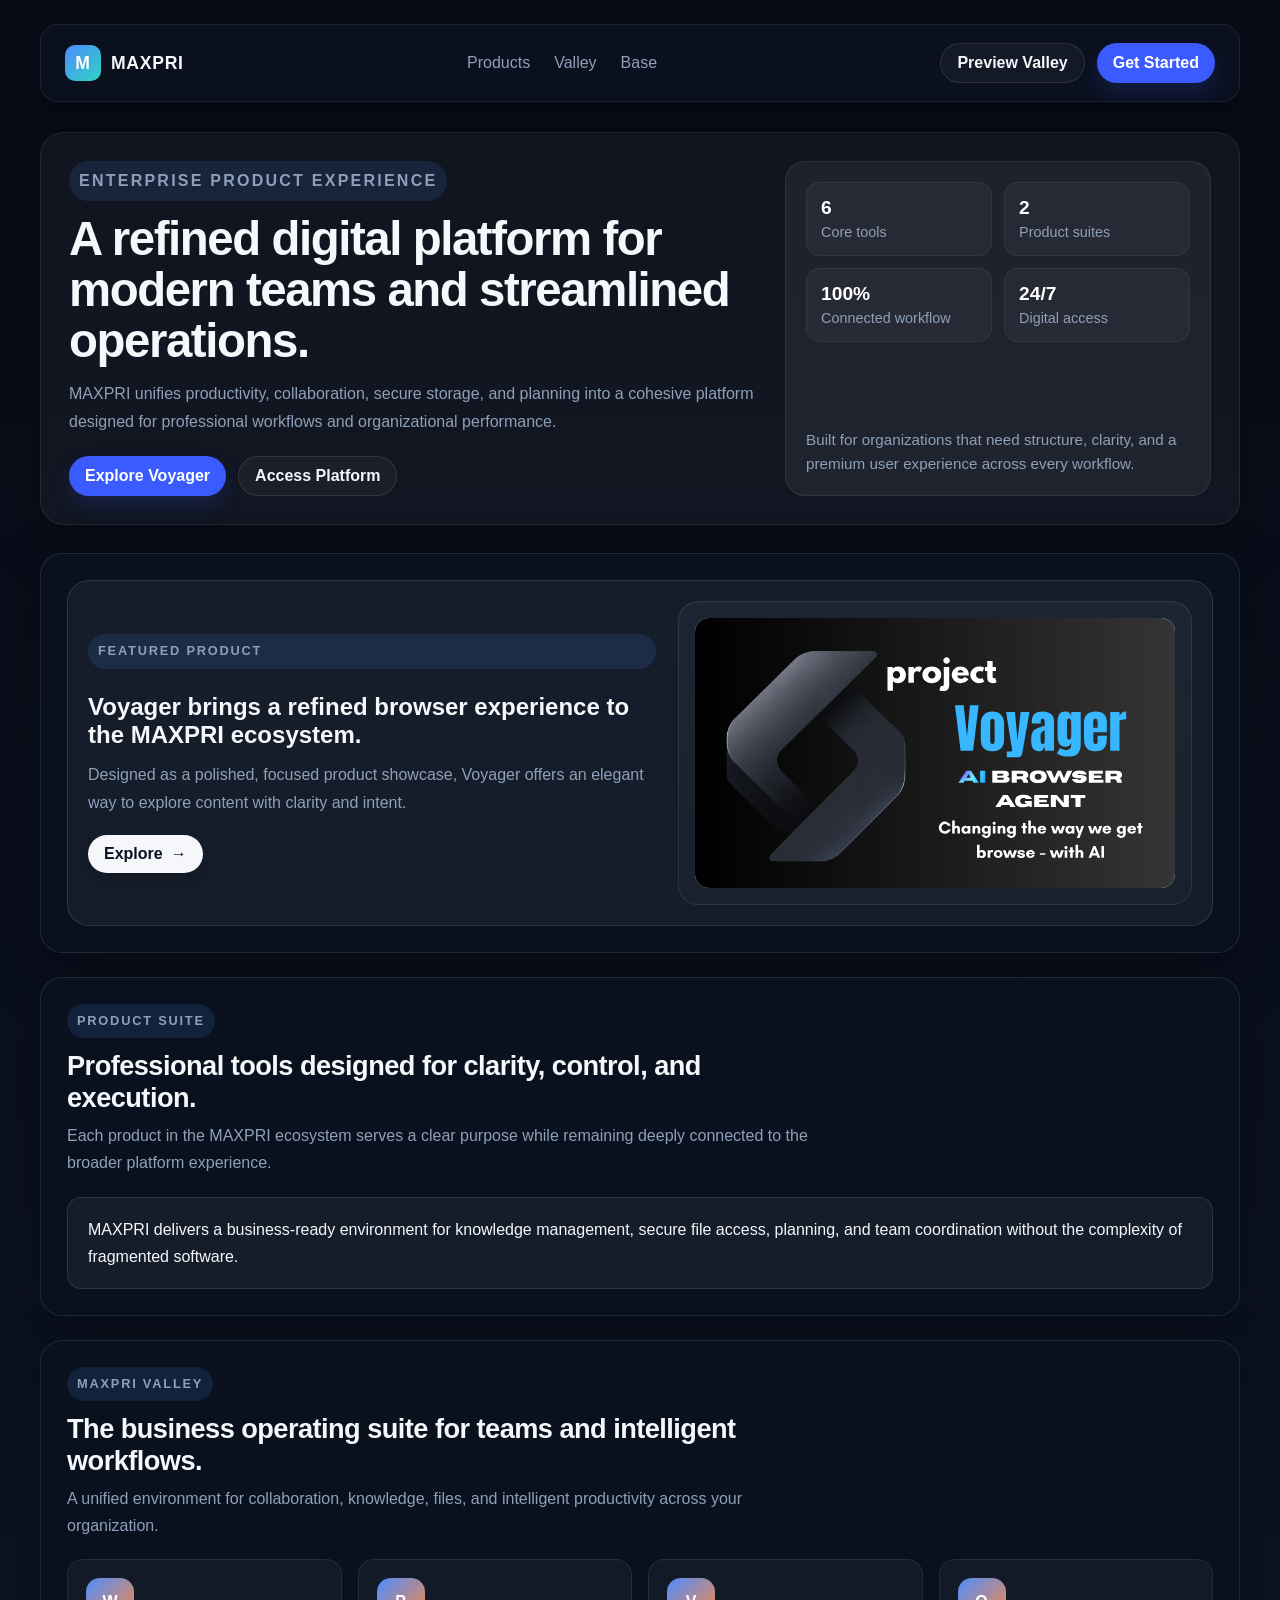
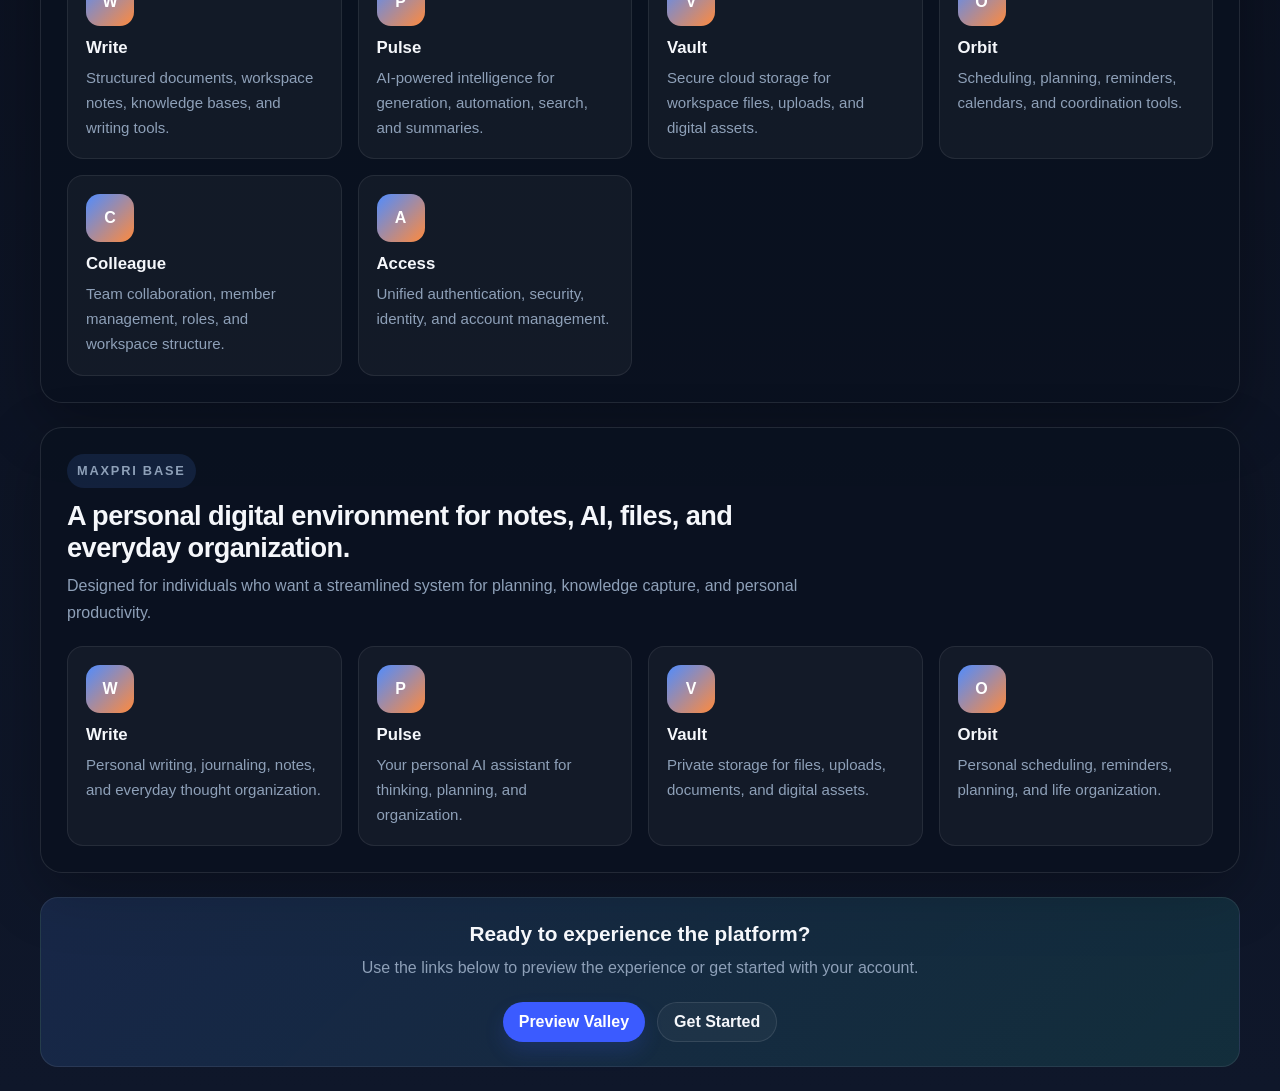
<file: apps/index.html>
<!DOCTYPE html>
<html lang="en">
<head>
  <meta charset="UTF-8" />
  <meta name="viewport" content="width=device-width, initial-scale=1.0" />
  <title>MAXPRI | Products</title>
  <link rel="icon" type="image/png" href="/favicon.png">
  <style>
    :root {
      --bg: #060b14;
      --panel: rgba(10, 18, 32, 0.92);
      --panel-2: rgba(16, 26, 44, 0.95);
      --border: rgba(255, 255, 255, 0.1);
      --text: #f5f7fb;
      --muted: #8ea0b8;
      --accent: #4f8cff;
      --accent-2: #2dd4bf;
      --accent-3: #ff8a3d;
      --shadow: 0 20px 60px rgba(0, 0, 0, 0.28);
    }

    * {
      box-sizing: border-box;
      margin: 0;
      padding: 0;
    }

    body {
      font-family: Inter, "Segoe UI", Roboto, Arial, sans-serif;
      background: linear-gradient(180deg, #070b15 0%, #0f172a 100%);
      color: var(--text);
      min-height: 100vh;
      padding: 24px;
    }

    a {
      color: inherit;
      text-decoration: none;
    }

    .page {
      max-width: 1200px;
      margin: 0 auto;
    }

    .topbar {
      display: flex;
      align-items: center;
      justify-content: space-between;
      padding: 18px 24px;
      background: rgba(12, 18, 33, 0.92);
      border: 1px solid rgba(255,255,255,0.07);
      border-radius: 18px;
      backdrop-filter: blur(14px);
      box-shadow: 0 10px 30px rgba(0, 0, 0, 0.2);
      position: sticky;
      top: 16px;
      z-index: 20;
    }

    .brand {
      display: flex;
      align-items: center;
      gap: 10px;
      font-size: 1.1rem;
      font-weight: 800;
      letter-spacing: 0.04em;
      text-transform: uppercase;
    }

    .brand-mark {
      display: inline-flex;
      align-items: center;
      justify-content: center;
      width: 36px;
      height: 36px;
      border-radius: 10px;
      background: linear-gradient(135deg, var(--accent), var(--accent-2));
      color: white;
      font-weight: 700;
    }

    .nav-links {
      display: flex;
      gap: 24px;
      color: var(--muted);
      font-weight: 500;
    }

    .nav-links a:hover {
      color: white;
    }

    .topbar-actions {
      display: flex;
      gap: 12px;
    }

    .btn {
      display: inline-flex;
      align-items: center;
      justify-content: center;
      padding: 10px 16px;
      border-radius: 999px;
      font-weight: 600;
      transition: transform 0.2s ease, box-shadow 0.2s ease, background 0.2s ease;
    }

    .btn:hover {
      transform: translateY(-1px);
    }

    .btn-primary {
      background: #3b5bff;
      color: white;
      box-shadow: 0 10px 20px rgba(59, 91, 255, 0.16);
    }

    .btn-secondary {
      background: rgba(255, 255, 255, 0.04);
      border: 1px solid var(--border);
      color: var(--text);
    }

    .hero {
      display: grid;
      grid-template-columns: 1.3fr 0.8fr;
      gap: 24px;
      margin: 30px 0 28px;
      padding: 28px;
      background: rgba(255,255,255,0.04);
      border: 1px solid rgba(255,255,255,0.08);
      border-radius: 24px;
      box-shadow: 0 24px 60px rgba(0, 0, 0, 0.18);
    }

    .eyebrow {
      display: inline-block;
      margin-bottom: 12px;
      padding: 6px 10px;
      border-radius: 999px;
      background: rgba(79, 140, 255, 0.13);
      color: #a9c7ff;
      font-size: 0.8rem;
      font-weight: 700;
      letter-spacing: 0.14em;
      text-transform: uppercase;
    }

    h1 {
      font-size: clamp(2rem, 3.7vw, 3.2rem);
      line-height: 1.08;
      margin-bottom: 14px;
      letter-spacing: -0.03em;
    }

    .hero p {
      color: var(--muted);
      font-size: 1rem;
      line-height: 1.75;
      max-width: 700px;
    }

    .hero-actions {
      display: flex;
      gap: 12px;
      margin-top: 20px;
      flex-wrap: wrap;
    }

    .hero-card {
      background: rgba(255, 255, 255, 0.06);
      border: 1px solid rgba(255,255,255,0.08);
      border-radius: 20px;
      padding: 20px;
      display: flex;
      flex-direction: column;
      justify-content: space-between;
      gap: 18px;
    }

    .stats {
      display: grid;
      grid-template-columns: repeat(2, minmax(0, 1fr));
      gap: 12px;
    }

    .stat {
      padding: 14px;
      border-radius: 14px;
      background: rgba(255,255,255,0.04);
      border: 1px solid rgba(255,255,255,0.06);
    }

    .stat strong {
      display: block;
      font-size: 1.2rem;
      margin-bottom: 4px;
      color: white;
    }

    .stat span {
      color: var(--muted);
      font-size: 0.9rem;
    }

    .hero-card-footer {
      color: var(--muted);
      font-size: 0.95rem;
      line-height: 1.55;
    }

    .section {
      margin-top: 24px;
      padding: 26px;
      background: var(--panel);
      border: 1px solid var(--border);
      border-radius: 22px;
      box-shadow: var(--shadow);
    }

    .section-header {
      margin-bottom: 20px;
      max-width: 760px;
    }

    .section-header h2 {
      font-size: 1.7rem;
      margin-bottom: 8px;
      letter-spacing: -0.02em;
    }

    .section-header p {
      color: var(--muted);
      line-height: 1.7;
    }

    .app-grid {
      display: grid;
      grid-template-columns: repeat(auto-fit, minmax(220px, 1fr));
      gap: 16px;
    }

    .app-card {
      display: block;
      padding: 18px;
      border-radius: 16px;
      border: 1px solid rgba(255,255,255,0.08);
      background: rgba(255,255,255,0.04);
      transition: transform 0.2s ease, border-color 0.2s ease, box-shadow 0.2s ease;
    }

    .app-card:hover {
      transform: translateY(-3px);
      border-color: rgba(79, 140, 255, 0.35);
      box-shadow: 0 12px 30px rgba(79, 140, 255, 0.12);
    }

    .app-icon {
      width: 48px;
      height: 48px;
      display: inline-flex;
      align-items: center;
      justify-content: center;
      border-radius: 14px;
      font-weight: 700;
      font-size: 1rem;
      margin-bottom: 12px;
      background: linear-gradient(135deg, var(--accent), var(--accent-3));
      color: white;
    }

    .app-card h3 {
      margin-bottom: 8px;
      font-size: 1.05rem;
    }

    .app-card p {
      color: var(--muted);
      font-size: 0.94rem;
      line-height: 1.65;
    }

    .product-highlight {
      margin-top: 18px;
      padding: 18px 20px;
      border-radius: 14px;
      background: rgba(255,255,255,0.05);
      border: 1px solid rgba(255,255,255,0.10);
      color: var(--text);
      line-height: 1.7;
    }

    .voyager-section {
      display: grid;
      grid-template-columns: 1.05fr 0.95fr;
      gap: 22px;
      align-items: center;
      padding: 20px;
      background: rgba(255,255,255,0.05);
      border: 1px solid rgba(255,255,255,0.10);
      border-radius: 22px;
    }

    .voyager-copy {
      display: flex;
      flex-direction: column;
      gap: 12px;
    }

    .voyager-copy p {
      color: var(--muted);
      line-height: 1.75;
    }

    .voyager-visual {
      padding: 16px;
      border-radius: 20px;
      background: linear-gradient(180deg, rgba(255,255,255,0.04), rgba(255,255,255,0.02));
      border: 1px solid rgba(255,255,255,0.08);
      box-shadow: inset 0 1px 0 rgba(255,255,255,0.04);
    }

    .voyager-visual img {
      display: block;
      width: 100%;
      height: auto;
      border-radius: 14px;
      background: #0a1321;
    }

    .explore-link {
      display: inline-flex;
      align-items: center;
      gap: 8px;
      width: fit-content;
      margin-top: 6px;
      padding: 10px 16px;
      border-radius: 999px;
      background: #f5f7fb;
      color: #081120;
      font-weight: 700;
      box-shadow: 0 8px 18px rgba(0, 0, 0, 0.16);
    }

    .footer-cta {
      margin-top: 24px;
      text-align: center;
      padding: 24px;
      border-radius: 18px;
      background: linear-gradient(135deg, rgba(79, 140, 255, 0.14), rgba(45, 212, 191, 0.12));
      border: 1px solid rgba(255,255,255,0.08);
    }

    .footer-cta h3 {
      margin-bottom: 8px;
      font-size: 1.3rem;
    }

    .footer-cta p {
      color: var(--muted);
      margin-bottom: 16px;
      line-height: 1.7;
    }

    @media (max-width: 860px) {
      .hero {
        grid-template-columns: 1fr;
      }

      .topbar {
        flex-wrap: wrap;
        gap: 14px;
      }

      .nav-links {
        width: 100%;
        justify-content: center;
      }
    }

    @media (max-width: 560px) {
      body {
        padding: 14px;
      }

      .topbar,
      .hero,
      .section {
        padding: 18px;
      }

      .topbar-actions {
        width: 100%;
        justify-content: center;
      }

      .stats {
        grid-template-columns: 1fr;
      }
    }
  </style>
</head>

<body>
  <div class="page">
    <header class="topbar">
      <a class="brand" href="#top">
        <span class="brand-mark">M</span>
        <span>MAXPRI</span>
      </a>
      <nav class="nav-links" aria-label="Primary navigation">
        <a href="#products">Products</a>
        <a href="#valley">Valley</a>
        <a href="#base">Base</a>
      </nav>
      <div class="topbar-actions">
        <a class="btn btn-secondary" href="https://valley.maxpri.workers.dev">Preview Valley</a>
        <a class="btn btn-primary" href="https://maxpritech.com/auth">Get Started</a>
      </div>
    </header>

    <main id="top">
      <section class="hero">
        <div>
          <p class="eyebrow">Enterprise product experience</p>
          <h1>A refined digital platform for modern teams and streamlined operations.</h1>
          <p>
            MAXPRI unifies productivity, collaboration, secure storage, and planning into a cohesive platform designed for professional workflows and organizational performance.
          </p>
          <div class="hero-actions">
            <a class="btn btn-primary" href="https://maxpritech.com/voyager">Explore Voyager</a>
            <a class="btn btn-secondary" href="https://maxpritech.com/auth">Access Platform</a>
          </div>
        </div>
        <div class="hero-card">
          <div class="stats">
            <div class="stat">
              <strong>6</strong>
              <span>Core tools</span>
            </div>
            <div class="stat">
              <strong>2</strong>
              <span>Product suites</span>
            </div>
            <div class="stat">
              <strong>100%</strong>
              <span>Connected workflow</span>
            </div>
            <div class="stat">
              <strong>24/7</strong>
              <span>Digital access</span>
            </div>
          </div>
          <div class="hero-card-footer">
            Built for organizations that need structure, clarity, and a premium user experience across every workflow.
          </div>
        </div>
      </section>

      <section class="section">
        <div class="voyager-section">
          <div class="voyager-copy">
            <p class="eyebrow">Featured product</p>
            <h2>Voyager brings a refined browser experience to the MAXPRI ecosystem.</h2>
            <p>
              Designed as a polished, focused product showcase, Voyager offers an elegant way to explore content with clarity and intent.
            </p>
            <a class="explore-link" href="https://voyager.maxpri.workers.dev">
              Explore <span aria-hidden="true">→</span>
            </a>
          </div>
          <div class="voyager-visual">
            <img src="projectvoyager2.svg" alt="Voyager browser preview" />
          </div>
        </div>
      </section>

      <section id="products" class="section">
        <div class="section-header">
          <p class="eyebrow">Product suite</p>
          <h2>Professional tools designed for clarity, control, and execution.</h2>
          <p>
            Each product in the MAXPRI ecosystem serves a clear purpose while remaining deeply connected to the broader platform experience.
          </p>
        </div>
        <div class="product-highlight">
          MAXPRI delivers a business-ready environment for knowledge management, secure file access, planning, and team coordination without the complexity of fragmented software.
        </div>
      </section>

      <section id="valley" class="section">
        <div class="section-header">
          <p class="eyebrow">Maxpri Valley</p>
          <h2>The business operating suite for teams and intelligent workflows.</h2>
          <p>
            A unified environment for collaboration, knowledge, files, and intelligent productivity across your organization.
          </p>
        </div>
        <div class="app-grid">
          <a class="app-card" href="https://write.maxpri.workers.dev">
            <div class="app-icon">W</div>
            <h3>Write</h3>
            <p>Structured documents, workspace notes, knowledge bases, and writing tools.</p>
          </a>

          <a class="app-card" href="https://pulse.maxpri.workers.dev">
            <div class="app-icon">P</div>
            <h3>Pulse</h3>
            <p>AI-powered intelligence for generation, automation, search, and summaries.</p>
          </a>

          <a class="app-card" href="https://vault.maxpri.workers.dev">
            <div class="app-icon">V</div>
            <h3>Vault</h3>
            <p>Secure cloud storage for workspace files, uploads, and digital assets.</p>
          </a>

          <a class="app-card" href="https://orbit.maxpri.workers.dev">
            <div class="app-icon">O</div>
            <h3>Orbit</h3>
            <p>Scheduling, planning, reminders, calendars, and coordination tools.</p>
          </a>

          <a class="app-card" href="https://colleague.maxpri.workers.dev">
            <div class="app-icon">C</div>
            <h3>Colleague</h3>
            <p>Team collaboration, member management, roles, and workspace structure.</p>
          </a>

          <a class="app-card" href="https://maxpritech.com/auth">
            <div class="app-icon">A</div>
            <h3>Access</h3>
            <p>Unified authentication, security, identity, and account management.</p>
          </a>
        </div>
      </section>

      <section id="base" class="section">
        <div class="section-header">
          <p class="eyebrow">Maxpri Base</p>
          <h2>A personal digital environment for notes, AI, files, and everyday organization.</h2>
          <p>
            Designed for individuals who want a streamlined system for planning, knowledge capture, and personal productivity.
          </p>
        </div>
        <div class="app-grid">
          <a class="app-card" href="https://write.maxpri.workers.dev">
            <div class="app-icon">W</div>
            <h3>Write</h3>
            <p>Personal writing, journaling, notes, and everyday thought organization.</p>
          </a>

          <a class="app-card" href="https://pulse.maxpri.workers.dev">
            <div class="app-icon">P</div>
            <h3>Pulse</h3>
            <p>Your personal AI assistant for thinking, planning, and organization.</p>
          </a>

          <a class="app-card" href="https://vault.maxpri.workers.dev">
            <div class="app-icon">V</div>
            <h3>Vault</h3>
            <p>Private storage for files, uploads, documents, and digital assets.</p>
          </a>

          <a class="app-card" href="https://orbit.maxpri.workers.dev">
            <div class="app-icon">O</div>
            <h3>Orbit</h3>
            <p>Personal scheduling, reminders, planning, and life organization.</p>
          </a>
        </div>
      </section>

      <section class="footer-cta">
        <h3>Ready to experience the platform?</h3>
        <p>Use the links below to preview the experience or get started with your account.</p>
        <div class="hero-actions" style="justify-content:center;">
          <a class="btn btn-primary" href="https://valley.maxpri.workers.dev">Preview Valley</a>
          <a class="btn btn-secondary" href="https://maxpritech.com/auth">Get Started</a>
        </div>
      </section>
    </main>
  </div>
</body>
</html>
</file>
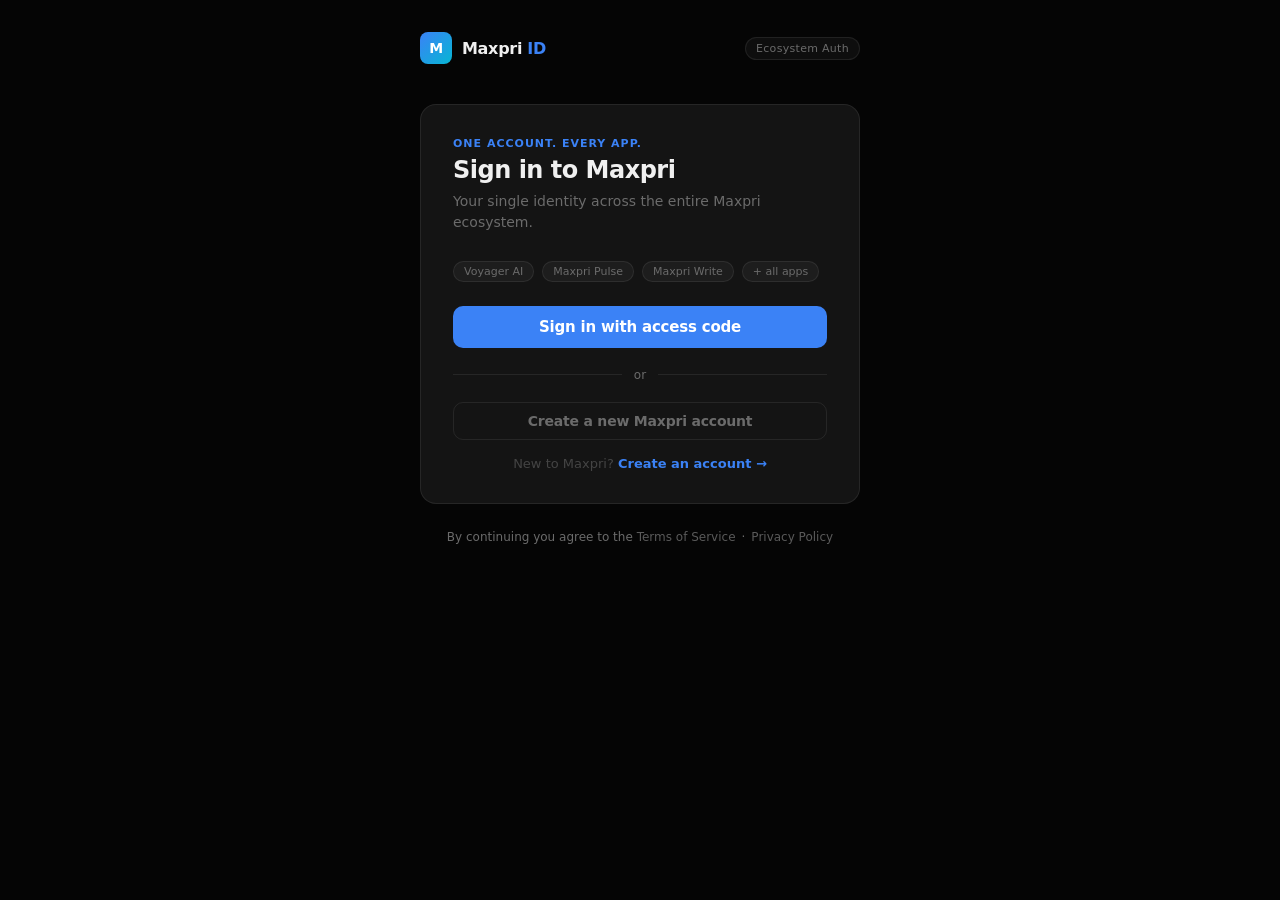
<file: auth/index.html>
<!DOCTYPE html>
<html lang="en">
<head>
<meta charset="UTF-8" />
<meta name="viewport" content="width=device-width, initial-scale=1.0" />
<title>Maxpri ID — Your Key to the Ecosystem</title>
<style>
  :root {
    --bg: #050505;
    --surface: #0f0f0f;
    --card: #141414;
    --border: rgba(255,255,255,0.08);
    --border-bright: rgba(255,255,255,0.15);
    --text: #f0f0f0;
    --muted: #6b6b6b;
    --subtle: #3a3a3a;
    --accent: #3b82f6;
    --accent-dim: rgba(59,130,246,0.12);
    --accent-glow: rgba(59,130,246,0.25);
    --cyan: #06b6d4;
    --success: #10b981;
    --success-dim: rgba(16,185,129,0.12);
    --danger: #ef4444;
    --danger-dim: rgba(239,68,68,0.1);
    --gold: #f59e0b;
    --gold-dim: rgba(245,158,11,0.1);
    --radius: 10px;
    --font: -apple-system, BlinkMacSystemFont, 'Segoe UI', system-ui, sans-serif;
    --mono: 'SF Mono', 'Fira Code', 'Courier New', monospace;
  }
  *, *::before, *::after { box-sizing: border-box; margin: 0; padding: 0; }
  body {
    background: var(--bg);
    color: var(--text);
    font-family: var(--font);
    min-height: 100vh;
    display: flex;
    flex-direction: column;
    align-items: center;
    justify-content: flex-start;
    padding: 2rem 1rem;
  }
  .topbar {
    width: 100%;
    max-width: 440px;
    display: flex;
    align-items: center;
    justify-content: space-between;
    margin-bottom: 2.5rem;
  }
  .logo-mark { display: flex; align-items: center; gap: 10px; text-decoration: none; }
  .logo-hex {
    width: 32px; height: 32px;
    background: linear-gradient(135deg, var(--accent), var(--cyan));
    border-radius: 8px;
    display: flex; align-items: center; justify-content: center;
    font-size: 14px; font-weight: 800; color: #fff; letter-spacing: -0.5px;
  }
  .logo-name { font-size: 1rem; font-weight: 700; color: var(--text); letter-spacing: -0.3px; }
  .logo-name span { color: var(--accent); }
  .ecosystem-badge {
    font-size: 11px; color: var(--muted);
    background: rgba(255,255,255,0.04);
    border: 1px solid var(--border);
    border-radius: 20px; padding: 4px 10px; letter-spacing: 0.3px;
  }
  .panel { width: 100%; max-width: 440px; display: none; flex-direction: column; gap: 0; }
  .panel.active { display: flex; }
  .card {
    background: var(--card);
    border: 1px solid var(--border);
    border-radius: 16px;
    padding: 2rem;
    animation: slideIn 0.3s cubic-bezier(0.16, 1, 0.3, 1);
  }
  @keyframes slideIn {
    from { opacity: 0; transform: translateY(12px); }
    to   { opacity: 1; transform: translateY(0); }
  }
  .panel-head { margin-bottom: 1.75rem; }
  .panel-eyebrow {
    font-size: 11px; font-weight: 600; letter-spacing: 1px;
    text-transform: uppercase; color: var(--accent); margin-bottom: 6px;
  }
  .panel-title { font-size: 1.5rem; font-weight: 700; color: var(--text); letter-spacing: -0.5px; line-height: 1.2; }
  .panel-sub { font-size: 0.875rem; color: var(--muted); margin-top: 6px; line-height: 1.5; }
  .field { margin-bottom: 1rem; }
  .field label { display: block; font-size: 13px; font-weight: 500; color: #a0a0a0; margin-bottom: 6px; }
  .field input {
    width: 100%;
    background: var(--surface);
    border: 1px solid var(--border);
    border-radius: var(--radius);
    color: var(--text);
    font-family: var(--font);
    font-size: 15px;
    padding: 11px 14px;
    outline: none;
    transition: border-color 0.15s, box-shadow 0.15s;
  }
  .field input:focus { border-color: var(--accent); box-shadow: 0 0 0 3px var(--accent-glow); }
  .field input::placeholder { color: var(--subtle); }
  .field input.error { border-color: var(--danger); box-shadow: 0 0 0 3px var(--danger-dim); }
  .field-hint { font-size: 12px; color: var(--muted); margin-top: 5px; }
  .field-error { font-size: 12px; color: var(--danger); margin-top: 5px; display: none; }
  .field-error.visible { display: block; }
  .btn {
    width: 100%; padding: 12px 20px;
    border: none; border-radius: var(--radius);
    font-family: var(--font); font-size: 15px; font-weight: 600;
    cursor: pointer; transition: all 0.15s;
    display: flex; align-items: center; justify-content: center;
    gap: 8px; letter-spacing: -0.2px;
  }
  .btn-primary { background: var(--accent); color: #fff; }
  .btn-primary:hover { background: #2563eb; transform: translateY(-1px); }
  .btn-primary:active { transform: translateY(0); }
  .btn-primary:disabled { background: #1e3a6e; color: #4a6fa8; cursor: not-allowed; transform: none; }
  .btn-ghost {
    background: transparent; color: var(--muted);
    border: 1px solid var(--border); font-size: 14px; padding: 10px 20px;
  }
  .btn-ghost:hover { border-color: var(--border-bright); color: var(--text); }
  .btn-danger {
    background: var(--danger-dim); color: var(--danger);
    border: 1px solid rgba(239,68,68,0.2);
    font-size: 13px; padding: 8px 16px; width: auto;
  }
  .btn-danger:hover { background: rgba(239,68,68,0.18); }
  .divider {
    display: flex; align-items: center; gap: 12px;
    margin: 1.25rem 0; color: var(--muted); font-size: 12px;
  }
  .divider::before, .divider::after { content: ''; flex: 1; height: 1px; background: var(--border); }
  .switch-text { text-align: center; font-size: 13px; color: var(--muted); margin-top: 1.25rem; }
  .switch-text button {
    background: none; border: none; color: var(--accent);
    font-size: 13px; font-weight: 600; cursor: pointer;
    padding: 0; font-family: var(--font);
  }
  .switch-text button:hover { text-decoration: underline; }
  .code-reveal {
    background: var(--surface);
    border: 1px solid rgba(59,130,246,0.3);
    border-radius: 14px; padding: 1.5rem; text-align: center;
    margin: 1rem 0; position: relative; overflow: hidden;
  }
  .code-reveal::before {
    content: '';
    position: absolute; inset: 0;
    background: radial-gradient(ellipse at top, rgba(59,130,246,0.06) 0%, transparent 65%);
    pointer-events: none;
  }
  .code-reveal-label {
    font-size: 11px; font-weight: 600; letter-spacing: 1.5px;
    text-transform: uppercase; color: var(--accent); margin-bottom: 12px;
  }
  .access-code {
    font-family: var(--mono); font-size: 2.2rem; font-weight: 700;
    letter-spacing: 8px; color: var(--text); padding: 0.5rem 0;
    user-select: all; position: relative; z-index: 1;
  }
  .code-copy-row { display: flex; gap: 8px; margin-top: 1rem; justify-content: center; }
  .btn-copy {
    background: var(--accent-dim);
    border: 1px solid rgba(59,130,246,0.25);
    color: var(--accent); border-radius: 8px;
    font-family: var(--font); font-size: 13px; font-weight: 600;
    padding: 7px 16px; cursor: pointer; transition: all 0.15s;
    display: flex; align-items: center; gap: 6px;
  }
  .btn-copy:hover { background: rgba(59,130,246,0.2); }
  .btn-copy.copied { background: var(--success-dim); border-color: rgba(16,185,129,0.25); color: var(--success); }
  .warning-box {
    background: var(--gold-dim); border: 1px solid rgba(245,158,11,0.2);
    border-radius: var(--radius); padding: 12px 14px;
    font-size: 13px; color: #d4a017; line-height: 1.5;
    display: flex; gap: 10px; align-items: flex-start;
  }
  .warning-icon { font-size: 15px; flex-shrink: 0; margin-top: 1px; }
  .success-box {
    background: var(--success-dim); border: 1px solid rgba(16,185,129,0.2);
    border-radius: var(--radius); padding: 12px 14px;
    font-size: 13px; color: #34d399; line-height: 1.5;
    display: flex; gap: 10px; align-items: flex-start;
  }
  .code-slots { display: flex; gap: 8px; justify-content: center; margin: 1rem 0; }
  .code-slot {
    width: 46px; height: 52px;
    background: var(--surface); border: 1px solid var(--border);
    border-radius: 10px; color: var(--text);
    font-family: var(--mono); font-size: 1.3rem; font-weight: 700;
    text-align: center; outline: none; caret-color: var(--accent);
    transition: border-color 0.15s, box-shadow 0.15s;
    letter-spacing: 0; text-transform: uppercase;
  }
  .code-slot:focus { border-color: var(--accent); box-shadow: 0 0 0 3px var(--accent-glow); }
  .code-slot.filled { border-color: rgba(59,130,246,0.4); background: rgba(59,130,246,0.05); }
  .code-slot.shake { animation: shake 0.35s ease; }
  @keyframes shake {
    0%,100% { transform: translateX(0); }
    20% { transform: translateX(-4px); }
    40% { transform: translateX(4px); }
    60% { transform: translateX(-3px); }
    80% { transform: translateX(3px); }
  }
  .apps-grid { display: grid; grid-template-columns: repeat(2, 1fr); gap: 10px; margin-top: 1rem; }
  .app-tile {
    background: var(--surface); border: 1px solid var(--border);
    border-radius: 12px; padding: 14px; cursor: pointer;
    transition: all 0.15s; text-align: center; text-decoration: none;
    display: flex; flex-direction: column; align-items: center; gap: 8px;
  }
  .app-tile:hover { border-color: var(--border-bright); background: rgba(255,255,255,0.04); transform: translateY(-1px); }
  .app-icon { width: 40px; height: 40px; border-radius: 10px; display: flex; align-items: center; justify-content: center; font-size: 18px; }
  .app-icon.blue { background: var(--accent-dim); }
  .app-icon.cyan { background: rgba(6,182,212,0.12); }
  .app-icon.purple { background: rgba(139,92,246,0.12); }
  .app-icon.emerald { background: rgba(16,185,129,0.12); }
  .app-name { font-size: 12px; font-weight: 600; color: #c0c0c0; }
  .app-desc { font-size: 11px; color: var(--muted); line-height: 1.3; }
  .account-card {
    display: flex; align-items: center; gap: 12px;
    background: var(--surface); border: 1px solid var(--border);
    border-radius: 12px; padding: 14px; margin-bottom: 1.25rem;
  }
  .avatar {
    width: 42px; height: 42px; border-radius: 50%;
    background: linear-gradient(135deg, var(--accent), var(--cyan));
    display: flex; align-items: center; justify-content: center;
    font-size: 16px; font-weight: 700; color: #fff; flex-shrink: 0;
  }
  .account-info { flex: 1; min-width: 0; }
  .account-name { font-size: 14px; font-weight: 600; color: var(--text); white-space: nowrap; overflow: hidden; text-overflow: ellipsis; }
  .account-email { font-size: 12px; color: var(--muted); white-space: nowrap; overflow: hidden; text-overflow: ellipsis; }
  .account-status { font-size: 10px; font-weight: 600; background: var(--success-dim); color: var(--success); border-radius: 20px; padding: 3px 8px; flex-shrink: 0; }
  .strength-bar { height: 3px; background: var(--border); border-radius: 3px; margin-top: 8px; overflow: hidden; }
  .strength-fill { height: 100%; border-radius: 3px; transition: width 0.3s, background 0.3s; width: 0%; }
  .spinner { width: 16px; height: 16px; border: 2px solid rgba(255,255,255,0.2); border-top-color: #fff; border-radius: 50%; animation: spin 0.7s linear infinite; flex-shrink: 0; }
  @keyframes spin { to { transform: rotate(360deg); } }
  .footer-note { margin-top: 1.5rem; text-align: center; font-size: 12px; color: var(--muted); line-height: 1.6; }
  .footer-note a { color: #5a5a5a; text-decoration: none; }
  .footer-note a:hover { color: var(--muted); }
  .dot-sep { margin: 0 6px; }
  .stepper { display: flex; gap: 6px; align-items: center; margin-bottom: 1.5rem; }
  .step-dot { height: 3px; border-radius: 3px; background: var(--border); transition: all 0.3s; flex: 1; }
  .step-dot.active { background: var(--accent); }
  .step-dot.done { background: var(--success); }
  .trusted-strip { display: flex; gap: 8px; flex-wrap: wrap; margin-top: 8px; }
  .trusted-pill { font-size: 11px; color: var(--muted); background: rgba(255,255,255,0.04); border: 1px solid var(--border); border-radius: 20px; padding: 3px 10px; }
  .link-btn { background: none; border: none; color: var(--muted); font-size: 12px; cursor: pointer; font-family: var(--font); padding: 0; }
  .link-btn:hover { color: var(--text); }
</style>
</head>
<body>

<div class="topbar">
  <a href="https://maxpritech.com" class="logo-mark">
    <div class="logo-hex">M</div>
    <span class="logo-name">Maxpri <span>ID</span></span>
  </a>
  <span class="ecosystem-badge">Ecosystem Auth</span>
</div>

<!-- PANEL: ENTRY -->
<div class="panel active" id="panel-entry">
  <div class="card">
    <div class="panel-head">
      <div class="panel-eyebrow">One account. Every app.</div>
      <div class="panel-title">Sign in to Maxpri</div>
      <div class="panel-sub">Your single identity across the entire Maxpri ecosystem.</div>
    </div>
    <div class="trusted-strip" style="margin-bottom:1.5rem;">
      <span class="trusted-pill">Voyager AI</span>
      <span class="trusted-pill">Maxpri Pulse</span>
      <span class="trusted-pill">Maxpri Write</span>
      <span class="trusted-pill">+ all apps</span>
    </div>
    <button class="btn btn-primary" id="btn-entry-login">Sign in with access code</button>
    <div class="divider">or</div>
    <button class="btn btn-ghost" id="btn-entry-signup">Create a new Maxpri account</button>
    <div class="switch-text" style="margin-top:1rem;">
      <span style="color:#444;">New to Maxpri? </span>
      <button id="btn-entry-signup2">Create an account →</button>
    </div>
  </div>
  <div class="footer-note">
    By continuing you agree to the
    <a href="#">Terms of Service</a><span class="dot-sep">·</span><a href="#">Privacy Policy</a>
  </div>
</div>

<!-- PANEL: SIGN UP -->
<div class="panel" id="panel-signup">
  <div class="card">
    <div class="stepper">
      <div class="step-dot active" id="signup-step1"></div>
      <div class="step-dot" id="signup-step2"></div>
    </div>
    <div class="panel-head">
      <div class="panel-eyebrow">Create account</div>
      <div class="panel-title">Who are you?</div>
      <div class="panel-sub">Set up your Maxpri identity. One account unlocks every product.</div>
    </div>
    <div class="field">
      <label for="signup-name">Full name</label>
      <input type="text" id="signup-name" placeholder="Daniel Aronbabu" autocomplete="name" />
      <div class="field-error" id="err-name">Enter your full name.</div>
    </div>
    <div class="field">
      <label for="signup-email">Email address</label>
      <input type="email" id="signup-email" placeholder="you@example.com" autocomplete="email" />
      <div class="field-error" id="err-email">Enter a valid email address.</div>
    </div>
    <div class="field">
      <label for="signup-pass">Password</label>
      <input type="password" id="signup-pass" placeholder="At least 8 characters" autocomplete="new-password" />
      <div class="strength-bar"><div class="strength-fill" id="strength-fill"></div></div>
      <div class="field-hint" id="strength-label" style="margin-top:6px;"></div>
      <div class="field-error" id="err-pass">Password must be at least 8 characters.</div>
    </div>
    <div style="margin-top:1.5rem;">
      <button class="btn btn-primary" id="btn-signup-submit">Continue →</button>
    </div>
    <div class="switch-text">
      Already have an account? <button id="btn-signup-to-login">Sign in</button>
    </div>
  </div>
</div>

<!-- PANEL: CODE REVEAL -->
<div class="panel" id="panel-code-reveal">
  <div class="card">
    <div class="stepper">
      <div class="step-dot done"></div>
      <div class="step-dot active"></div>
    </div>
    <div class="panel-head">
      <div class="panel-eyebrow">Account created</div>
      <div class="panel-title">Your access code</div>
      <div class="panel-sub">This is the only password you'll need across every Maxpri product. Store it somewhere safe.</div>
    </div>
    <div class="code-reveal">
      <div class="code-reveal-label">Maxpri Access Code</div>
      <div class="access-code" id="generated-code">—</div>
      <div class="code-copy-row">
        <button class="btn-copy" id="copy-btn">
          <span id="copy-icon">⎘</span>
          <span id="copy-label">Copy code</span>
        </button>
      </div>
    </div>
    <div class="warning-box" style="margin-top:0.75rem;">
      <span class="warning-icon">⚠</span>
      <div>
        <strong style="display:block;margin-bottom:3px;">Save this now</strong>
        This code is shown once. If you lose it, you'll need to reset your account. Screenshot it or save it to a password manager.
      </div>
    </div>
    <div style="margin-top:1.25rem;">
      <button class="btn btn-primary" id="btn-reveal-continue">I've saved it — go to my account</button>
    </div>
  </div>
</div>

<!-- PANEL: LOGIN -->
<div class="panel" id="panel-login">
  <div class="card">
    <div class="panel-head">
      <div class="panel-eyebrow">Sign in</div>
      <div class="panel-title">Enter your access code</div>
      <div class="panel-sub">Your 7-character Maxpri code. Sign in once, access everything.</div>
    </div>
    <div class="field">
      <label for="login-email">Email address</label>
      <input type="email" id="login-email" placeholder="you@example.com" autocomplete="email" />
      <div class="field-error" id="err-login-email">Enter your email.</div>
    </div>
    <div style="margin-bottom:0.75rem;">
      <label style="font-size:13px;font-weight:500;color:#a0a0a0;display:block;margin-bottom:10px;">Access code</label>
      <div class="code-slots" id="code-slots">
        <input class="code-slot" maxlength="1" data-index="0" />
        <input class="code-slot" maxlength="1" data-index="1" />
        <input class="code-slot" maxlength="1" data-index="2" />
        <input class="code-slot" maxlength="1" data-index="3" />
        <input class="code-slot" maxlength="1" data-index="4" />
        <input class="code-slot" maxlength="1" data-index="5" />
        <input class="code-slot" maxlength="1" data-index="6" />
      </div>
      <div class="field-error" id="err-login-code" style="text-align:center;font-size:13px;">Code not found. Check and try again.</div>
    </div>
    <div style="margin-top:1rem;">
      <button class="btn btn-primary" id="login-btn" disabled>Sign in to Maxpri</button>
    </div>
    <div class="switch-text">
      No account yet? <button id="btn-login-to-signup">Create one →</button>
    </div>
    <div style="text-align:center;margin-top:0.5rem;">
      <button class="link-btn" id="btn-login-back">← Back</button>
    </div>
  </div>
</div>

<!-- PANEL: DASHBOARD -->
<div class="panel" id="panel-dashboard">
  <div class="card">
    <div class="account-card">
      <div class="avatar" id="dash-avatar">—</div>
      <div class="account-info">
        <div class="account-name" id="dash-name">—</div>
        <div class="account-email" id="dash-email">—</div>
      </div>
      <div class="account-status">Active</div>
    </div>
    <div class="panel-head" style="margin-bottom:1rem;">
      <div class="panel-eyebrow">Ecosystem</div>
      <div class="panel-title">Choose your app</div>
    </div>
    <div class="apps-grid">
      <a class="app-tile" href="https://maxpritech.com/voyager" target="_blank">
        <div class="app-icon blue">⬡</div>
        <div class="app-name">Voyager AI</div>
        <div class="app-desc">AI workspace &amp; command center</div>
      </a>
      <div class="app-tile" id="tile-pulse">
        <div class="app-icon cyan">◈</div>
        <div class="app-name">Maxpri Pulse</div>
        <div class="app-desc">AI intelligence layer</div>
      </div>
      <div class="app-tile" id="tile-write">
        <div class="app-icon purple">✦</div>
        <div class="app-name">Maxpri Write</div>
        <div class="app-desc">Documents &amp; knowledge base</div>
      </div>
      <a class="app-tile" href="https://maxpritech.com" target="_blank">
        <div class="app-icon emerald">◇</div>
        <div class="app-name">maxpritech.com</div>
        <div class="app-desc">Main site &amp; order portal</div>
      </a>
    </div>
    <div style="margin-top:1.5rem;padding-top:1rem;border-top:1px solid var(--border);">
      <div style="font-size:12px;color:var(--muted);margin-bottom:10px;">Your access code</div>
      <div id="dash-code-display" style="font-family:var(--mono);font-size:1rem;font-weight:700;letter-spacing:5px;color:#555;background:var(--surface);border:1px solid var(--border);border-radius:8px;padding:10px;text-align:center;">———————</div>
    </div>
    <div style="margin-top:1rem;display:flex;gap:8px;justify-content:space-between;align-items:center;">
      <div style="font-size:12px;color:var(--muted);">Code is your universal key — keep it private.</div>
      <button class="btn-danger btn" id="btn-signout" style="width:auto;">Sign out</button>
    </div>
  </div>
  <div id="coming-soon-notice" style="display:none;margin-top:1rem;">
    <div class="card" style="padding:1rem 1.25rem;">
      <div class="success-box">
        <span>🔜</span>
        <div><strong id="coming-soon-name">App</strong> is coming soon. Your Maxpri ID will grant access when it launches.</div>
      </div>
    </div>
  </div>
</div>

<script>
document.addEventListener('DOMContentLoaded', function () {

  var DB_KEY = 'maxpri_accounts';
  var currentUser = null;
  var sessionCode = null;

  function getAccounts() {
    try { return JSON.parse(localStorage.getItem(DB_KEY) || '{}'); } catch (e) { return {}; }
  }
  function saveAccounts(db) {
    localStorage.setItem(DB_KEY, JSON.stringify(db));
  }

  function showPanel(id) {
    document.querySelectorAll('.panel').forEach(function(p) { p.classList.remove('active'); });
    document.getElementById(id).classList.add('active');
    clearLoginError();
  }

  function generateCode() {
    var chars = 'ABCDEFGHJKLMNPQRSTUVWXYZ23456789';
    var db = getAccounts();
    var code, attempts = 0;
    do {
      code = Array.from({length: 7}, function() {
        return chars[Math.floor(Math.random() * chars.length)];
      }).join('');
      attempts++;
    } while (db[code] && attempts < 100);
    return code;
  }

  document.getElementById('signup-pass').addEventListener('input', function () {
    var val = this.value;
    var fill = document.getElementById('strength-fill');
    var label = document.getElementById('strength-label');
    var score = 0;
    if (val.length >= 8) score++;
    if (/[A-Z]/.test(val)) score++;
    if (/[0-9]/.test(val)) score++;
    if (/[^A-Za-z0-9]/.test(val)) score++;
    var map = [
      {w:'0%',   c:'transparent',   t:''},
      {w:'25%',  c:'var(--danger)', t:'Weak'},
      {w:'50%',  c:'var(--gold)',   t:'Fair'},
      {w:'75%',  c:'#60a5fa',      t:'Good'},
      {w:'100%', c:'var(--success)',t:'Strong'},
    ];
    fill.style.width = map[score].w;
    fill.style.background = map[score].c;
    label.textContent = map[score].t;
    label.style.color = map[score].c;
  });

  function showErr(errId, inputId) {
    document.getElementById(errId).classList.add('visible');
    if (inputId) document.getElementById(inputId).classList.add('error');
  }
  function clearErr(errId, inputId) {
    document.getElementById(errId).classList.remove('visible');
    if (inputId) document.getElementById(inputId).classList.remove('error');
  }

  document.getElementById('btn-signup-submit').addEventListener('click', function () {
    var name  = document.getElementById('signup-name').value.trim();
    var email = document.getElementById('signup-email').value.trim().toLowerCase();
    var pass  = document.getElementById('signup-pass').value;
    var ok = true;

    if (!name) { showErr('err-name', 'signup-name'); ok = false; } else { clearErr('err-name', 'signup-name'); }
    if (!email || !/^[^\s@]+@[^\s@]+\.[^\s@]+$/.test(email)) { showErr('err-email', 'signup-email'); ok = false; } else { clearErr('err-email', 'signup-email'); }
    if (pass.length < 8) { showErr('err-pass', 'signup-pass'); ok = false; } else { clearErr('err-pass', 'signup-pass'); }
    if (!ok) return;

    var db = getAccounts();
    var dup = Object.values(db).find(function(a) { return a.email === email; });
    if (dup) {
      showErr('err-email', 'signup-email');
      document.getElementById('err-email').textContent = 'An account with this email already exists.';
      return;
    }

    var code = generateCode();
    db[code] = { name: name, email: email, createdAt: Date.now() };
    saveAccounts(db);
    sessionCode = code;
    currentUser = db[code];

    document.getElementById('generated-code').textContent = code;
    showPanel('panel-code-reveal');
  });

  document.getElementById('copy-btn').addEventListener('click', function () {
    var code = document.getElementById('generated-code').textContent;
    navigator.clipboard.writeText(code).then(function () {
      document.getElementById('copy-icon').textContent = '✓';
      document.getElementById('copy-label').textContent = 'Copied!';
      document.getElementById('copy-btn').classList.add('copied');
      setTimeout(function () {
        document.getElementById('copy-icon').textContent = '⎘';
        document.getElementById('copy-label').textContent = 'Copy code';
        document.getElementById('copy-btn').classList.remove('copied');
      }, 2000);
    });
  });

  document.getElementById('btn-reveal-continue').addEventListener('click', function () {
    loadDashboard();
    showPanel('panel-dashboard');
  });

  function loadDashboard() {
    if (!currentUser || !sessionCode) return;
    var initials = currentUser.name.split(' ').map(function(w) { return w[0]; }).join('').toUpperCase().slice(0, 2);
    document.getElementById('dash-avatar').textContent = initials;
    document.getElementById('dash-name').textContent = currentUser.name;
    document.getElementById('dash-email').textContent = currentUser.email;
    document.getElementById('dash-code-display').textContent = sessionCode;
  }

  var codeSlots = Array.from(document.querySelectorAll('.code-slot'));

  codeSlots.forEach(function (slot) {
    slot.addEventListener('input', function () {
      this.value = this.value.toUpperCase().replace(/[^A-Z2-9]/g, '');
      var idx = parseInt(this.dataset.index);
      if (this.value) {
        this.classList.add('filled');
        if (idx < 6) codeSlots[idx + 1].focus();
      } else {
        this.classList.remove('filled');
      }
      updateLoginBtn();
      clearLoginError();
    });

    slot.addEventListener('keydown', function (e) {
      var idx = parseInt(this.dataset.index);
      if (e.key === 'Backspace' && !this.value && idx > 0) {
        var prev = codeSlots[idx - 1];
        prev.value = '';
        prev.classList.remove('filled');
        prev.focus();
        updateLoginBtn();
      }
      if (e.key === 'ArrowLeft' && idx > 0) codeSlots[idx - 1].focus();
      if (e.key === 'ArrowRight' && idx < 6) codeSlots[idx + 1].focus();
    });

    slot.addEventListener('paste', function (e) {
      e.preventDefault();
      var text = (e.clipboardData || window.clipboardData).getData('text')
        .toUpperCase().replace(/[^A-Z2-9]/g, '').slice(0, 7);
      codeSlots.forEach(function (s, i) {
        s.value = text[i] || '';
        s.classList.toggle('filled', !!s.value);
      });
      var last = Math.min(text.length, 6);
      codeSlots[last].focus();
      updateLoginBtn();
    });
  });

  function getEnteredCode() {
    return codeSlots.map(function (s) { return s.value; }).join('');
  }

  function updateLoginBtn() {
    document.getElementById('login-btn').disabled = getEnteredCode().length < 7;
  }

  function clearLoginError() {
    document.getElementById('err-login-code').classList.remove('visible');
  }

  document.getElementById('login-btn').addEventListener('click', function () {
    var email = document.getElementById('login-email').value.trim().toLowerCase();
    if (!email || !/^[^\s@]+@[^\s@]+\.[^\s@]+$/.test(email)) {
      showErr('err-login-email', 'login-email');
      return;
    }
    clearErr('err-login-email', 'login-email');

    var code = getEnteredCode();
    var btn = document.getElementById('login-btn');
    btn.innerHTML = '<div class="spinner"></div> Verifying\u2026';
    btn.disabled = true;

    setTimeout(function () {
      var db = getAccounts();
      if (db[code] && db[code].email === email) {
        sessionCode = code;
        currentUser = db[code];
        loadDashboard();
        showPanel('panel-dashboard');
        btn.textContent = 'Sign in to Maxpri';
        codeSlots.forEach(function (s) { s.value = ''; s.classList.remove('filled'); });
        updateLoginBtn();
      } else {
        btn.textContent = 'Sign in to Maxpri';
        btn.disabled = false;
        var errEl = document.getElementById('err-login-code');
        errEl.textContent = db[code] ? 'Email does not match this access code.' : 'Code not found. Check and try again.';
        errEl.classList.add('visible');
        codeSlots.forEach(function (s) {
          s.classList.add('shake');
          setTimeout(function () { s.classList.remove('shake'); }, 400);
        });
      }
    }, 900);
  });

  function showComingSoon(name) {
    document.getElementById('coming-soon-name').textContent = name;
    var notice = document.getElementById('coming-soon-notice');
    notice.style.display = 'block';
    setTimeout(function () { notice.style.display = 'none'; }, 3500);
  }

  document.getElementById('tile-pulse').addEventListener('click', function () { showComingSoon('Maxpri Pulse'); });
  document.getElementById('tile-write').addEventListener('click', function () { showComingSoon('Maxpri Write'); });

  document.getElementById('btn-signout').addEventListener('click', function () {
    currentUser = null;
    sessionCode = null;
    showPanel('panel-entry');
  });

  document.getElementById('btn-entry-login').addEventListener('click',   function () { showPanel('panel-login'); });
  document.getElementById('btn-entry-signup').addEventListener('click',  function () { showPanel('panel-signup'); });
  document.getElementById('btn-entry-signup2').addEventListener('click', function () { showPanel('panel-signup'); });
  document.getElementById('btn-signup-to-login').addEventListener('click', function () { showPanel('panel-login'); });
  document.getElementById('btn-login-to-signup').addEventListener('click', function () { showPanel('panel-signup'); });
  document.getElementById('btn-login-back').addEventListener('click',    function () { showPanel('panel-entry'); });

});
</script>
</body>
</html>
</file>
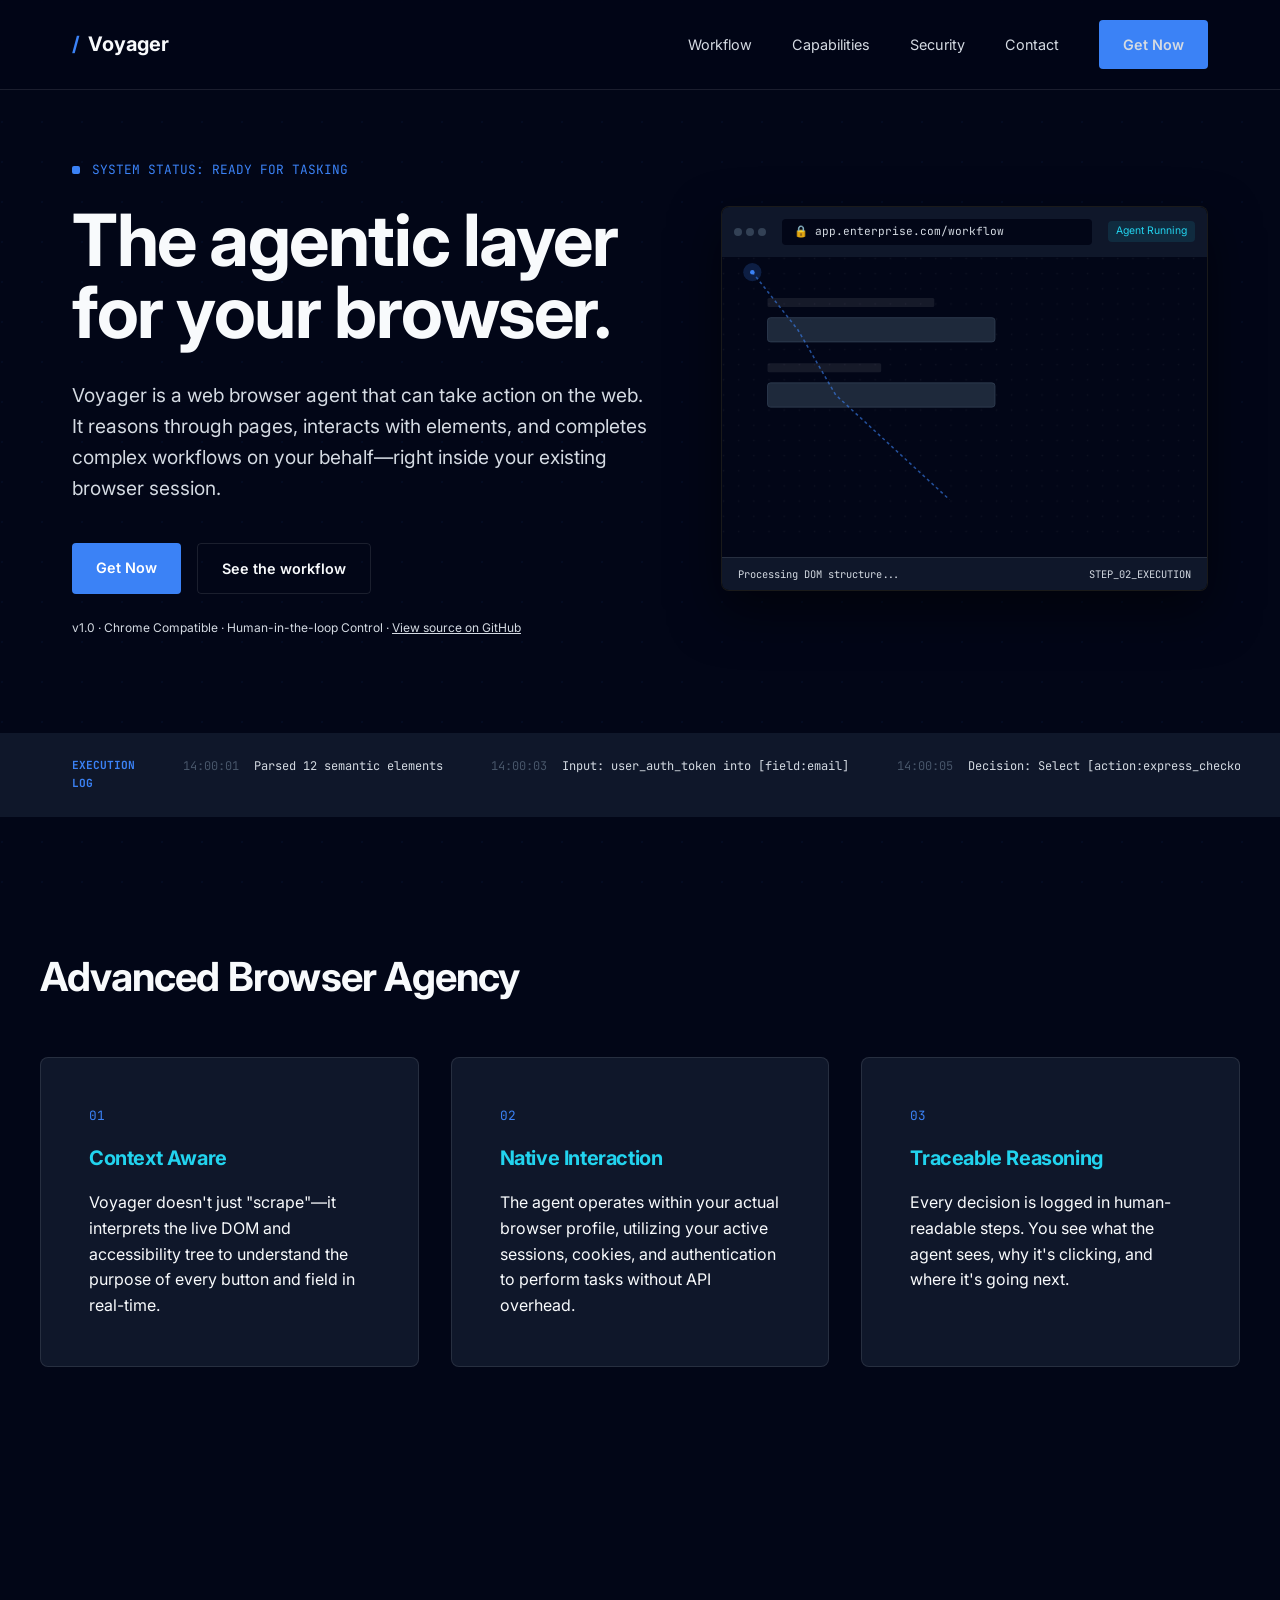
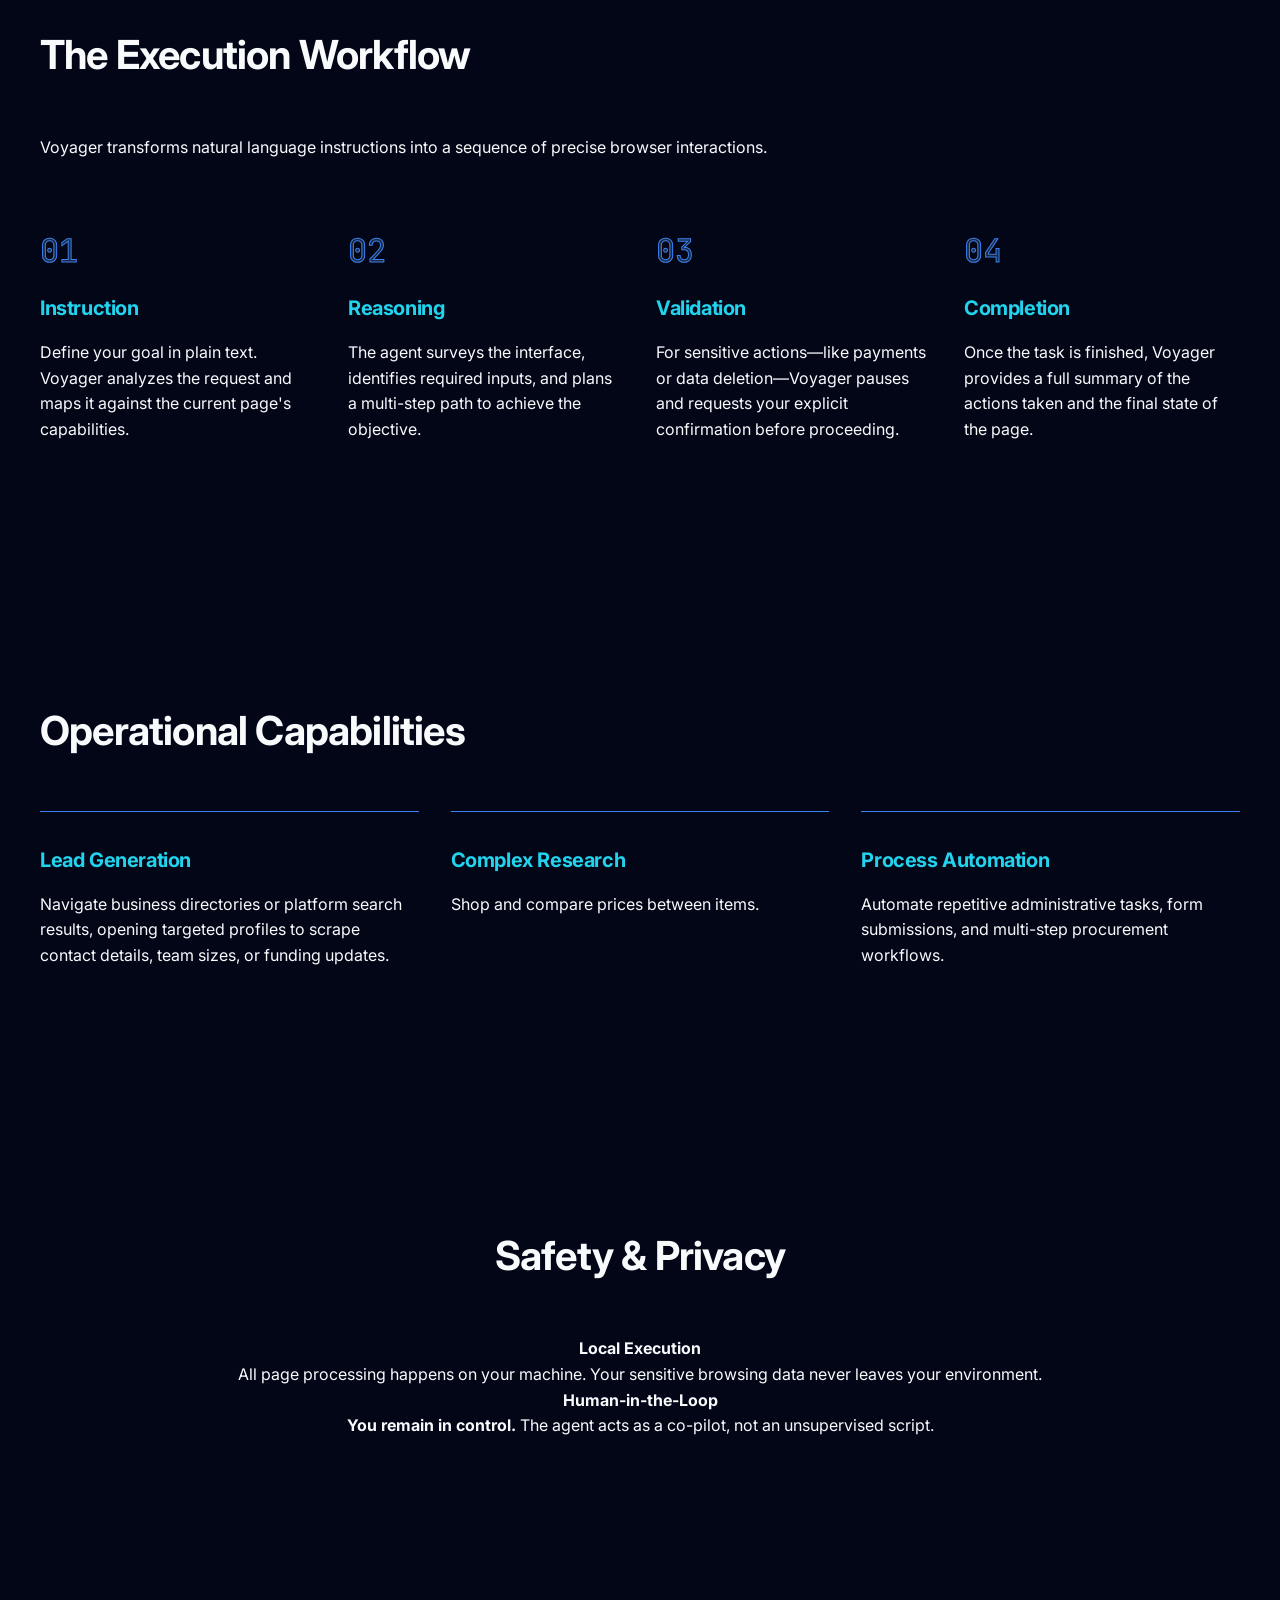
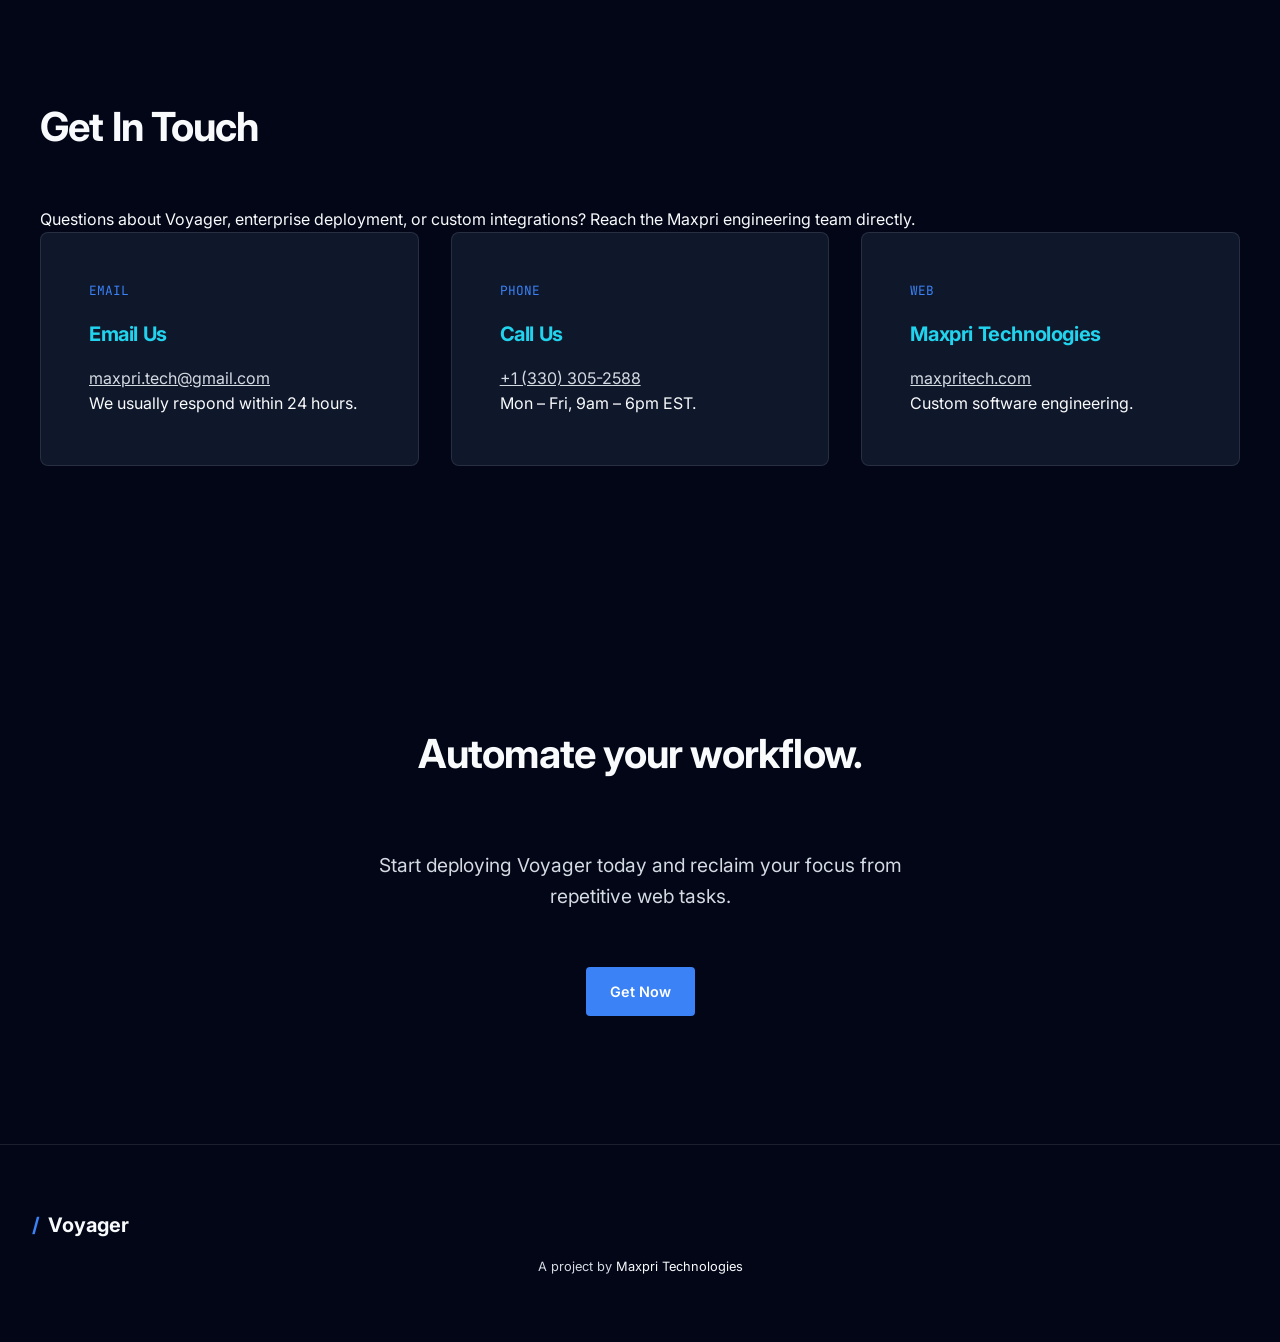
<file: voyager/index.html>
<!DOCTYPE html>
<html lang="en">
<head>
<meta charset="UTF-8">
<meta name="viewport" content="width=device-width, initial-scale=1.0">
<title>Voyager — Intelligent Browser Agent</title>
<meta name="description" content="Voyager is an AI-powered browser agent that automates repetitive web tasks in your real browser.">
<link rel="preconnect" href="https://fonts.googleapis.com">
<link rel="shortcut icon" href="favicons/favicon.png" type="image/png">
<link rel="preconnect" href="https://fonts.gstatic.com" crossorigin>
<link href="https://fonts.googleapis.com/css2?family=Inter:wght@400;500;600;700&family=JetBrains+Mono:wght@400;500&display=swap" rel="stylesheet">
<link rel="stylesheet" href="style.css">
</head>
<body>

<div class="digital-grid" aria-hidden="true"></div>

<header class="nav">
  <div class="nav-inner">
    <a class="brand" href="#top">
      <span class="brand-mark">/</span>
      <span class="brand-word">Voyager</span>
    </a>
    <nav class="nav-links">
      <a href="#how">Workflow</a>
      <a href="#uses">Capabilities</a>
      <a href="#trust">Security</a>
      <a href="#contact">Contact</a>
      <a class="btn btn-primary" href="plans/">Get Now</a>
    </nav>
  </div>
</header>

<main id="top">

  <!-- HERO -->
  <section class="hero">
    <div class="hero-copy">
      <p class="eyebrow"><span class="eyebrow-dot"></span> System Status: Ready for Tasking</p>
      <h1>The agentic layer<br>for your browser.</h1>
      <p class="lede">Voyager is a web browser agent that can take action on the web. It reasons through pages, interacts with elements, and completes complex workflows on your behalf—right inside your existing browser session.</p>
      <div class="hero-actions">
        <a class="btn btn-primary" id="heroDownload" href="plans/">Get Now</a>
        <a class="btn btn-ghost" href="#how">See the workflow</a>
      </div>
      <p class="hero-note">v1.0 · Chrome Compatible · Human-in-the-loop Control · <a href="https://github.com/Maxpri-Technologies/Voyager-Agentic-Browser/tree/main" target="_blank" rel="noopener" style="color:inherit; text-decoration:underline;">View source on GitHub</a></p>
    </div>

    <div class="hero-stage" aria-hidden="true">
      <div class="browser-mock" id="browserMock">
        <div class="browser-bar">
          <div class="browser-dots"><span></span><span></span><span></span></div>
          <div class="browser-address">
            <span class="lock">🔒</span>
            <span id="addressText">app.enterprise.com/workflow</span>
          </div>
          <div class="browser-badge" id="voyagerBadge">Agent Running</div>
        </div>
        <div class="browser-viewport">
          <svg id="routeSvg" viewBox="0 0 640 380" preserveAspectRatio="none">
            <defs>
              <pattern id="dotPattern" width="20" height="20" patternUnits="userSpaceOnUse">
                <circle cx="2" cy="2" r="1" fill="rgba(255,255,255,0.05)"/>
              </pattern>
            </defs>
            <rect width="640" height="380" fill="url(#dotPattern)"/>

            <!-- Task Elements -->
            <g class="mock-field" data-step="0">
              <rect x="60" y="54" width="220" height="12" rx="2" fill="rgba(255,255,255,0.08)"/>
              <rect x="60" y="80" width="300" height="32" rx="4" fill="#1e293b" stroke="#334155" stroke-width="1"/>
            </g>

            <g class="mock-field" data-step="1">
              <rect x="60" y="140" width="150" height="12" rx="2" fill="rgba(255,255,255,0.08)"/>
              <rect x="60" y="166" width="300" height="32" rx="4" fill="#1e293b" stroke="#334155" stroke-width="1"/>
            </g>

            <!-- Execution Path -->
            <path id="routePath" d="M 40 20 L 100 96 L 150 182 L 300 320"
                  fill="none" stroke="#3b82f6" stroke-width="2" stroke-dasharray="4 4" opacity="0.6"/>

            <!-- The cursor/ agent focus -->
            <g id="cursor" transform="translate(40,20)">
              <circle r="12" fill="rgba(59, 130, 246, 0.2)"/>
              <circle r="3" fill="#3b82f6"/>
            </g>
          </svg>
        </div>
        <div class="browser-status">
          <span id="statusText">Processing DOM structure...</span>
          <span class="status-id">STEP_02_EXECUTION</span>
        </div>
      </div>
    </div>
  </section>

  <!-- ACTIVITY LOG -->
  <section class="log-strip">
    <div class="log-inner">
      <p class="log-title">Execution Log</p>
      <div class="log-line"><span class="log-time">14:00:01</span> Parsed 12 semantic elements</div>
      <div class="log-line"><span class="log-time">14:00:03</span> Input: user_auth_token into [field:email]</div>
      <div class="log-line"><span class="log-time">14:00:05</span> Decision: Select [action:express_checkout]</div>
      <div class="log-line"><span class="log-time">14:00:07</span> Awaiting user verification for [action:submit]</div>
    </div>
  </section>

  <!-- FEATURES -->
  <section class="section" id="what">
    <div class="section-inner">
      <h2>Advanced Browser Agency</h2>
      <div class="grid-3">
        <div class="card">
          <div class="card-icon">01</div>
          <h3>Context Aware</h3>
          <p>Voyager doesn't just "scrape"—it interprets the live DOM and accessibility tree to understand the purpose of every button and field in real-time.</p>
        </div>
        <div class="card">
          <div class="card-icon">02</div>
          <h3>Native Interaction</h3>
          <p>The agent operates within your actual browser profile, utilizing your active sessions, cookies, and authentication to perform tasks without API overhead.</p>
        </div>
        <div class="card">
          <div class="card-icon">03</div>
          <h3>Traceable Reasoning</h3>
          <p>Every decision is logged in human-readable steps. You see what the agent sees, why it's clicking, and where it's going next.</p>
        </div>
      </div>
    </div>
  </section>

  <!-- WORKFLOW -->
  <section class="section" id="how">
    <div class="section-inner">
      <h2>The Execution Workflow</h2>
      <p class="section-lede">Voyager transforms natural language instructions into a sequence of precise browser interactions.</p>

      <div class="workflow-steps">
        <div class="step">
          <div class="step-num">01</div>
          <div class="step-content">
            <h3>Instruction</h3>
            <p>Define your goal in plain text. Voyager analyzes the request and maps it against the current page's capabilities.</p>
          </div>
        </div>
        <div class="step">
          <div class="step-num">02</div>
          <div class="step-content">
            <h3>Reasoning</h3>
            <p>The agent surveys the interface, identifies required inputs, and plans a multi-step path to achieve the objective.</p>
          </div>
        </div>
        <div class="step">
          <div class="step-num">03</div>
          <div class="step-content">
            <h3>Validation</h3>
            <p>For sensitive actions—like payments or data deletion—Voyager pauses and requests your explicit confirmation before proceeding.</p>
          </div>
        </div>
        <div class="step">
          <div class="step-num">04</div>
          <div class="step-content">
            <h3>Completion</h3>
            <p>Once the task is finished, Voyager provides a full summary of the actions taken and the final state of the page.</p>
          </div>
        </div>
      </div>
    </div>
  </section>

  <!-- USE CASES -->
  <section class="section" id="uses">
    <div class="section-inner">
      <h2>Operational Capabilities</h2>
      <div class="grid-3">
        <div class="use-card">
          <h3>Lead Generation</h3>
          <p>Navigate business directories or platform search results, opening targeted profiles to scrape contact details, team sizes, or funding updates.</p>
        </div>
        <div class="use-card">
          <h3>Complex Research</h3>
          <p>Shop and compare prices between items.</p>
        </div>
        <div class="use-card">
          <h3>Process Automation</h3>
          <p>Automate repetitive administrative tasks, form submissions, and multi-step procurement workflows.</p>
        </div>
      </div>
    </div>
  </section>

  <!-- TRUST -->
  <section class="section trust-section" id="trust" style="text-align:center;">
    <div class="section-inner">
      <h2>Safety & Privacy</h2>
      <div class="trust-grid">
        <div class="trust-item">
          <strong>Local Execution</strong>
          <p>All page processing happens on your machine.
             Your sensitive browsing data never leaves your environment.</p>
        </div>
        <div class="trust-item">
          <strong>Human-in-the-Loop</strong>
          <p><strong>You remain in control.</strong>
            The agent acts as a co-pilot, not an unsupervised script.</p>
        </div>
      </div>
    </div>
  </section>

  <!-- CONTACT -->
  <section class="section" id="contact">
    <div class="section-inner">
      <h2>Get In Touch</h2>
      <p class="section-lede">Questions about Voyager, enterprise deployment, or custom integrations? Reach the Maxpri engineering team directly.</p>
      <div class="grid-3">
        <div class="card">
          <div class="card-icon">EMAIL</div>
          <h3>Email Us</h3>
          <p><a href="mailto:maxpri.tech@gmail.com" style="color: var(--text-secondary); text-decoration: underline;">maxpri.tech@gmail.com</a><br>We usually respond within 24 hours.</p>
        </div>
        <div class="card">
          <div class="card-icon">PHONE</div>
          <h3>Call Us</h3>
          <p><a href="tel:+13303052588" style="color: var(--text-secondary); text-decoration: underline;">+1 (330) 305-2588</a><br>Mon – Fri, 9am – 6pm EST.</p>
        </div>
        <div class="card">
          <div class="card-icon">WEB</div>
          <h3>Maxpri Technologies</h3>
          <p><a href="https://maxpritech.com" style="color: var(--text-secondary); text-decoration: underline;">maxpritech.com</a><br>Custom software engineering.</p>
        </div>
      </div>
    </div>
  </section>

  <!-- CTA -->
  <section class="cta-section" id="cta" style="text-align:center;">
    <div class="cta-inner">
      <h2>Automate your workflow.</h2>
      <p class="lede">Start deploying Voyager today and reclaim your focus from repetitive web tasks.</p>
      <div class="hero-actions">
        <a class="btn btn-primary" href="plans/">Get Now</a>
      </div>
    </div>
  </section>

</main>

<footer class="footer">
  <div class="footer-inner">
    <div class="brand">
      <span class="brand-mark">/</span>
      <span>Voyager</span>
    </div>
    <p class="footer-note">A project by <a href="https://maxpritech.com">Maxpri Technologies</a></p>
  </div>
</footer>

</body>
</html>
</file>
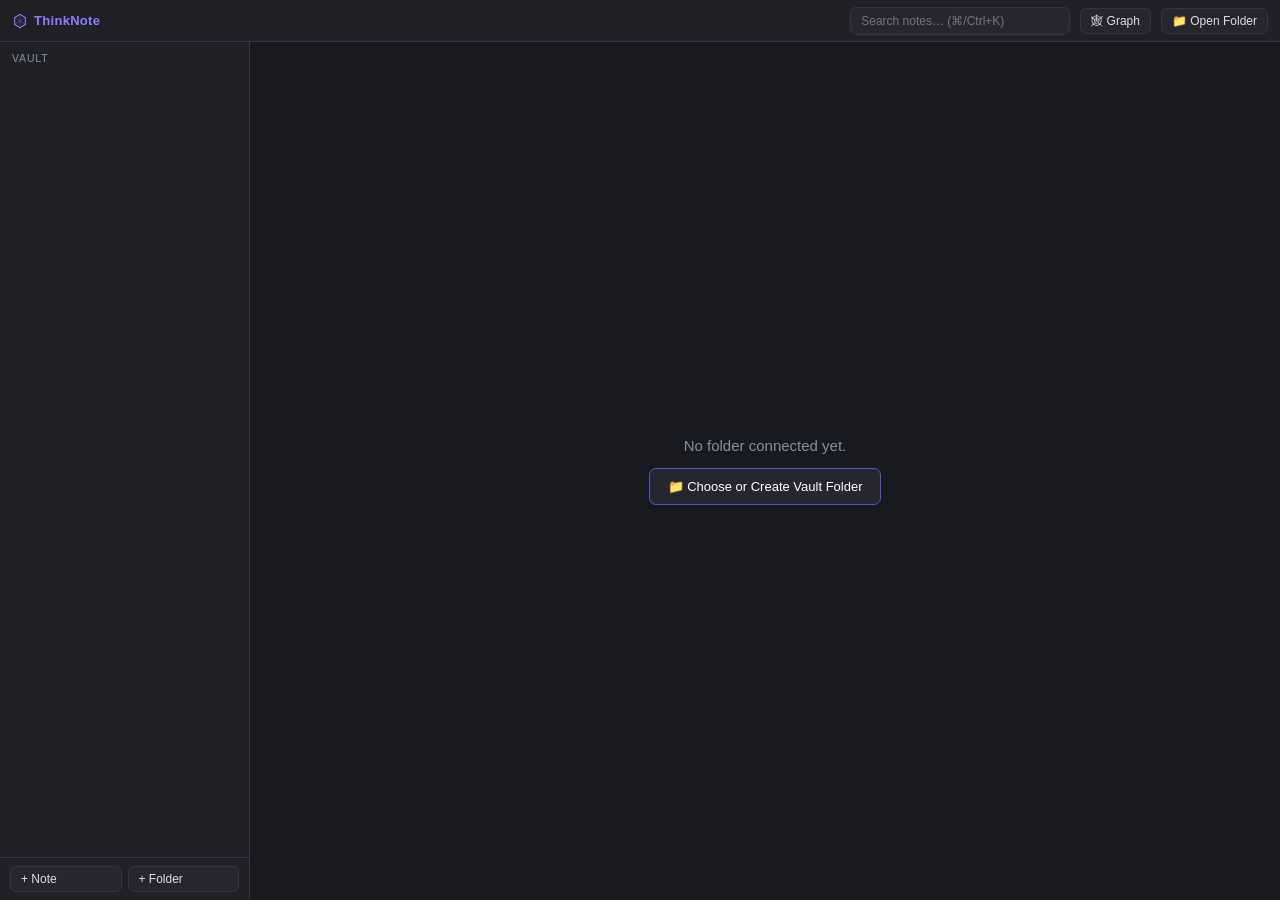
<file: apps/thinknote/index.html>
<!DOCTYPE html>
<html lang="en">
<head>
<meta charset="UTF-8">
<title>ThinkNote — local markdown vault</title>
<style>
  :root{
    --bg0:#191a1f; --bg1:#202127; --bg2:#26272e; --bg3:#2e2f38;
    --line:#34353f; --text:#dcdde3; --text-dim:#8b8d99; --accent:#8f7cff;
    --accent-dim:#5f4fce; --warn:#e0a75e; --link:#7aa2ff; --tag:#5ec9a6;
  }
  *{box-sizing:border-box;}
  html,body{height:100%;margin:0;}
  body{
    background:var(--bg0); color:var(--text);
    font-family:-apple-system,BlinkMacSystemFont,"Segoe UI",Inter,sans-serif;
    display:flex; overflow:hidden;
  }
  ::-webkit-scrollbar{width:9px;height:9px;}
  ::-webkit-scrollbar-thumb{background:#3a3b45;border-radius:5px;}
  ::-webkit-scrollbar-track{background:transparent;}

  /* ---------- top bar ---------- */
  #topbar{
    position:fixed; top:0; left:0; right:0; height:42px;
    background:var(--bg1); border-bottom:1px solid var(--line);
    display:flex; align-items:center; padding:0 12px; gap:10px; z-index:20;
    -webkit-app-region:drag;
  }
  #topbar .brand{font-weight:700; font-size:13px; letter-spacing:.3px; color:var(--accent); display:flex; gap:6px; align-items:center;}
  #topbar .brand svg{width:16px;height:16px;}
  #vaultName{font-size:12px;color:var(--text-dim); margin-left:4px;}
  .tb-btn{
    -webkit-app-region:no-drag;
    background:var(--bg2); border:1px solid var(--line); color:var(--text);
    font-size:12px; padding:5px 10px; border-radius:6px; cursor:pointer;
    display:flex; align-items:center; gap:6px;
  }
  .tb-btn:hover{background:var(--bg3);}
  .tb-spacer{flex:1;}
  #searchBox{
    -webkit-app-region:no-drag;
    background:var(--bg2); border:1px solid var(--line); color:var(--text);
    font-size:12px; padding:6px 10px; border-radius:6px; width:220px; outline:none;
  }
  #searchBox:focus{border-color:var(--accent);}

  /* ---------- layout ---------- */
  #shell{display:flex; width:100%; height:100%; padding-top:42px;}
  #sidebar{
    width:250px; min-width:170px; background:var(--bg1); border-right:1px solid var(--line);
    display:flex; flex-direction:column; overflow:hidden;
  }
  #sidebar .sec-title{
    font-size:10.5px; text-transform:uppercase; letter-spacing:.08em; color:var(--text-dim);
    padding:10px 12px 6px;
  }
  #tree{flex:1; overflow-y:auto; padding:0 4px 10px;}
  .node{display:flex; align-items:center; gap:6px; padding:4px 8px; border-radius:5px; cursor:pointer; font-size:13px; user-select:none; white-space:nowrap;}
  .node:hover{background:var(--bg2);}
  .node.active{background:var(--accent-dim); color:#fff;}
  .node .ic{width:14px;text-align:center;opacity:.75;font-size:12px;}
  .folder-children{margin-left:14px; border-left:1px solid var(--line); padding-left:4px;}
  #sidebar .newbtns{display:flex; gap:6px; padding:8px 10px; border-top:1px solid var(--line);}
  #sidebar .newbtns button{flex:1;}

  #main{flex:1; display:flex; min-width:0;}
  #editorPane{flex:1.3; display:flex; flex-direction:column; min-width:0; border-right:1px solid var(--line);}
  #editorHead{
    padding:10px 20px 6px; border-bottom:1px solid var(--line);
    display:flex; align-items:center; gap:10px;
  }
  #titleInput{
    background:transparent; border:none; outline:none; color:var(--text);
    font-size:20px; font-weight:700; flex:1; font-family:inherit;
  }
  #titleInput::placeholder{color:var(--text-dim);}
  .modebtns{display:flex; gap:4px;}
  .modebtn{background:var(--bg2); border:1px solid var(--line); color:var(--text-dim); font-size:11px; padding:4px 9px; border-radius:5px; cursor:pointer;}
  .modebtn.on{background:var(--accent-dim); color:#fff; border-color:var(--accent-dim);}
  #editWrap{flex:1; overflow:hidden; position:relative;}
  #mdInput{
    width:100%; height:100%; background:transparent; border:none; outline:none; resize:none;
    color:var(--text); font-family:ui-monospace,SFMono-Regular,Menlo,Consolas,monospace;
    font-size:14.5px; line-height:1.65; padding:16px 22px 60px; display:block;
  }
  #preview{
    width:100%; height:100%; overflow:auto; padding:16px 26px 60px; display:none; font-size:15px; line-height:1.7;
  }
  #preview h1,#preview h2,#preview h3{border-bottom:1px solid var(--line); padding-bottom:5px; color:#fff;}
  #preview code{background:var(--bg2); padding:1px 5px; border-radius:4px; font-size:.9em;}
  #preview pre{background:var(--bg2); padding:12px 14px; border-radius:8px; overflow-x:auto;}
  #preview pre code{background:none; padding:0;}
  #preview blockquote{border-left:3px solid var(--accent-dim); margin:0; padding:2px 14px; color:var(--text-dim);}
  #preview a.wikilink{color:var(--link); text-decoration:none; border-bottom:1px dotted var(--link); cursor:pointer;}
  #preview a.wikilink.broken{color:var(--warn); border-bottom-style:dashed;}
  #preview .tagpill{background:rgba(94,201,166,.15); color:var(--tag); padding:1px 7px; border-radius:9px; font-size:.82em; cursor:pointer;}
  #preview ul,ol{padding-left:22px;}
  #preview table{border-collapse:collapse;}
  #preview th,#preview td{border:1px solid var(--line); padding:4px 9px;}

  #rightPane{width:280px; min-width:200px; display:flex; flex-direction:column; background:var(--bg1);}
  .rp-tabs{display:flex; border-bottom:1px solid var(--line);}
  .rp-tab{flex:1; text-align:center; padding:9px 0; font-size:12px; color:var(--text-dim); cursor:pointer; border-bottom:2px solid transparent;}
  .rp-tab.on{color:var(--text); border-color:var(--accent);}
  .rp-body{flex:1; overflow-y:auto; padding:10px 12px; display:none;}
  .rp-body.on{display:block;}
  .backlink-item{background:var(--bg2); border:1px solid var(--line); border-radius:7px; padding:8px 10px; margin-bottom:8px; cursor:pointer;}
  .backlink-item:hover{border-color:var(--accent-dim);}
  .backlink-item .bl-title{font-size:12.5px; font-weight:600; color:var(--link); margin-bottom:3px;}
  .backlink-item .bl-snip{font-size:11.5px; color:var(--text-dim); line-height:1.4;}
  .tagchip{display:inline-block; background:rgba(94,201,166,.15); color:var(--tag); font-size:11px; padding:2px 8px; border-radius:9px; margin:0 5px 5px 0; cursor:pointer;}
  #graphCanvas{width:100%; height:100%; display:block; cursor:grab;}
  #graphWrap{position:absolute; inset:42px 0 0 0; background:var(--bg0); display:none; z-index:15;}
  #graphWrap.on{display:block;}
  #graphClose{position:absolute; top:10px; right:14px; z-index:16;}
  #graphHint{position:absolute; bottom:10px; left:14px; font-size:11px; color:var(--text-dim); z-index:16;}

  #emptyState{flex:1; display:flex; align-items:center; justify-content:center; flex-direction:column; gap:14px; color:var(--text-dim);}
  #emptyState button{padding:10px 18px; font-size:13px;}
  .fspicker{background:var(--bg2); border:1px solid var(--accent-dim); color:#fff; border-radius:7px; padding:9px 16px; cursor:pointer; font-size:13px;}
  .fspicker:hover{background:var(--accent-dim);}

  #searchResults{position:absolute; top:42px; right:12px; width:320px; max-height:60vh; overflow:auto; background:var(--bg2); border:1px solid var(--line); border-radius:8px; box-shadow:0 10px 30px rgba(0,0,0,.5); z-index:30; display:none;}
  #searchResults.on{display:block;}
  .sr-item{padding:8px 12px; border-bottom:1px solid var(--line); cursor:pointer; font-size:12.5px;}
  .sr-item:hover{background:var(--bg3);}
  .sr-item .srt{color:var(--text); font-weight:600;}
  .sr-item .srs{color:var(--text-dim); margin-top:2px;}

  .toast{position:fixed; bottom:16px; left:50%; transform:translateX(-50%); background:var(--bg3); border:1px solid var(--line); padding:8px 16px; border-radius:20px; font-size:12.5px; z-index:50; opacity:0; transition:opacity .25s;}
  .toast.show{opacity:1;}

  .unsupported{max-width:440px; text-align:center; line-height:1.6; font-size:13.5px; color:var(--text-dim);}
</style>
</head>
<body>

<div id="topbar">
  <div class="brand">
    <svg viewBox="0 0 24 24" fill="none"><path d="M12 2 L20 7 L20 17 L12 22 L4 17 L4 7 Z" stroke="#8f7cff" stroke-width="1.6"/><path d="M12 2 L12 22 M4 7 L20 17 M20 7 L4 17" stroke="#8f7cff" stroke-width="1" opacity=".5"/></svg>
    ThinkNote
  </div>
  <div id="vaultName"></div>
  <div class="tb-spacer"></div>
  <input id="searchBox" placeholder="Search notes… (⌘/Ctrl+K)">
  <button class="tb-btn" id="graphBtn">🕸 Graph</button>
  <button class="tb-btn" id="openVaultBtn">📁 Open Folder</button>
</div>

<div id="shell">
  <div id="sidebar">
    <div class="sec-title">Vault</div>
    <div id="tree"></div>
    <div class="newbtns">
      <button class="tb-btn" id="newNoteBtn">+ Note</button>
      <button class="tb-btn" id="newFolderBtn">+ Folder</button>
    </div>
  </div>

  <div id="main">
    <div id="emptyState">
      <div style="font-size:15px;">No folder connected yet.</div>
      <div class="unsupported" id="unsupportedMsg" style="display:none;">
        Your browser doesn't support the File System Access API (needed to read/write a real folder like one in Downloads).
        Use a Chromium-based browser (Chrome, Edge, Brave) — then click below to create or pick a vault folder.
      </div>
      <button class="fspicker" id="openVaultBtn2">📁 Choose or Create Vault Folder</button>
    </div>

    <div id="editorPane" style="display:none;">
      <div id="editorHead">
        <input id="titleInput" placeholder="Untitled">
        <div class="modebtns">
          <button class="modebtn on" id="modeEdit">Edit</button>
          <button class="modebtn" id="modePreview">Preview</button>
        </div>
      </div>
      <div id="editWrap">
        <textarea id="mdInput" placeholder="Start writing… use [[Note Name]] to link, #tag to tag"></textarea>
        <div id="preview"></div>
      </div>
    </div>

    <div id="rightPane" style="display:none;">
      <div class="rp-tabs">
        <div class="rp-tab on" data-tab="back">Backlinks</div>
        <div class="rp-tab" data-tab="tags">Tags</div>
        <div class="rp-tab" data-tab="outline">Outline</div>
      </div>
      <div class="rp-body on" id="tab-back"></div>
      <div class="rp-body" id="tab-tags"></div>
      <div class="rp-body" id="tab-outline"></div>
    </div>
  </div>
</div>

<div id="graphWrap">
  <button class="tb-btn" id="graphClose" style="position:absolute;top:10px;right:14px;">✕ Close</button>
  <div id="graphHint">drag nodes • scroll to zoom • click a node to open</div>
  <canvas id="graphCanvas"></canvas>
</div>

<div id="searchResults"></div>
<div class="toast" id="toast"></div>

<script>
(() => {
  const $ = s => document.querySelector(s);
  const supportsFS = 'showDirectoryPicker' in window;
  $('#unsupportedMsg').style.display = supportsFS ? 'none' : 'block';

  let vaultHandle = null;
  // files: map path -> { handle, name, content, dirty }
  let files = {};   // path like "Notes/Idea.md"
  let currentPath = null;
  let treeState = {}; // expanded folders

  function toast(msg){
    const t = $('#toast'); t.textContent = msg; t.classList.add('show');
    clearTimeout(t._h); t._h = setTimeout(()=>t.classList.remove('show'), 1800);
  }

  // ---------------- Vault loading ----------------
  async function pickVault(){
    if(!supportsFS){ toast('File System Access API not supported in this browser'); return; }
    try{
      vaultHandle = await window.showDirectoryPicker({ id:'ThinkNote-vault', mode:'readwrite', startIn:'downloads' });
    }catch(e){ return; }
    await loadVault();
  }

  async function loadVault(){
    files = {};
    $('#vaultName').textContent = '— ' + vaultHandle.name;
    await scanDir(vaultHandle, '');
    $('#emptyState').style.display = 'none';
    $('#editorPane').style.display = 'flex';
    $('#rightPane').style.display = 'flex';
    renderTree();
    const paths = Object.keys(files);
    if(paths.length){ openNote(paths.sort()[0]); }
    else { await createNote('Welcome', "# Welcome to your ThinkNote vault 🌱\n\nThis folder now lives on your computer (e.g. inside Downloads). Anything you write here is saved as a real `.md` file.\n\nTry:\n- `[[Another Note]]` to create/link a note\n- `#tags` to tag ideas\n- The **Graph** button up top to see how notes connect\n"); }
  }

  async function scanDir(dirHandle, prefix){
    for await (const [name, handle] of dirHandle.entries()){
      if(name.startsWith('.')) continue;
      const path = prefix + name;
      if(handle.kind === 'directory'){
        files[path] = { kind:'dir', handle };
        await scanDir(handle, path + '/');
      } else if(name.toLowerCase().endsWith('.md')){
        const file = await handle.getFile();
        const content = await file.text();
        files[path] = { kind:'file', handle, content, title: name.replace(/\.md$/i,'') };
      }
    }
  }

  function dirOf(path){ const i = path.lastIndexOf('/'); return i===-1 ? '' : path.slice(0,i); }

  async function getDirHandle(prefix){
    if(!prefix) return vaultHandle;
    const parts = prefix.split('/').filter(Boolean);
    let h = vaultHandle;
    for(const p of parts) h = await h.getDirectoryHandle(p, { create:true });
    return h;
  }

  async function createNote(name, initialContent=''){
    const safe = name.replace(/[\\/:*?"<>|]/g,'').trim() || 'Untitled';
    let path = safe + '.md';
    let n = 1;
    while(files[path]) path = `${safe} ${++n}.md`;
    const dirHandle = await getDirHandle('');
    const handle = await dirHandle.getFileHandle(path, { create:true });
    const w = await handle.createWritable(); await w.write(initialContent); await w.close();
    files[path] = { kind:'file', handle, content: initialContent, title: safe };
    renderTree(); openNote(path);
    return path;
  }

  async function createFolder(){
    const name = prompt('New folder name:');
    if(!name) return;
    const dirHandle = await getDirHandle('');
    await dirHandle.getDirectoryHandle(name, { create:true });
    files[name] = { kind:'dir', handle: null };
    treeState[name] = true;
    renderTree();
  }

  let saveTimer = null;
  async function saveCurrent(){
    if(!currentPath) return;
    const f = files[currentPath];
    if(!f || f.kind!=='file') return;
    const w = await f.handle.createWritable();
    await w.write(f.content);
    await w.close();
  }
  function scheduleSave(){
    clearTimeout(saveTimer);
    saveTimer = setTimeout(saveCurrent, 500);
  }

  // ---------------- Tree rendering ----------------
  function renderTree(){
    const root = $('#tree');
    root.innerHTML = '';
    const paths = Object.keys(files).sort((a,b)=>{
      const da = files[a].kind==='dir', db = files[b].kind==='dir';
      if(da!==db) return da? -1:1;
      return a.localeCompare(b);
    });
    // build hierarchy by top-level first
    function buildLevel(prefix, container){
      const entries = paths.filter(p=>{
        const rel = p.startsWith(prefix)? p.slice(prefix.length): null;
        return rel && !rel.slice(0,-1).includes('/') && rel!=='';
      });
      for(const p of entries){
        const f = files[p];
        const name = p.slice(prefix.length).replace(/\/$/,'');
        if(f.kind==='dir'){
          const wrap = document.createElement('div');
          const node = document.createElement('div');
          node.className = 'node';
          node.innerHTML = `<span class="ic">${treeState[p]?'📂':'📁'}</span><span>${name}</span>`;
          node.dataset.path = p; // For drop target
          node.onclick = ()=>{ treeState[p] = !treeState[p]; renderTree(); };
          wrap.appendChild(node);
          if(treeState[p]){
            const childBox = document.createElement('div');
            childBox.className = 'folder-children';
            buildLevel(p + '/', childBox);
            wrap.appendChild(childBox);
          }
          container.appendChild(wrap);
        } else {
          const node = document.createElement('div');
          node.className = 'node' + (p===currentPath?' active':'');
          node.innerHTML = `<span class="ic">📝</span><span>${f.title}</span>`;
          node.draggable = true;
          node.dataset.path = p;
          node.onclick = ()=> openNote(p);
          container.appendChild(node);
        }
      }
    }
    buildLevel('', root);
  }

  // ---------------- Drag & Drop ----------------
  let dragPath = null;
  $('#tree').addEventListener('dragstart', e => {
    if (e.target.classList.contains('node') && e.target.dataset.path) {
      const path = e.target.dataset.path;
      if (files[path] && files[path].kind === 'file') {
        dragPath = path;
        e.dataTransfer.effectAllowed = 'move';
      }
    }
  });

  $('#tree').addEventListener('dragover', e => {
    e.preventDefault();
    const targetNode = e.target.closest('.node');
    if (targetNode && targetNode.dataset.path) {
      const path = targetNode.dataset.path;
      if (files[path] && files[path].kind === 'dir') {
        e.dataTransfer.dropEffect = 'move';
        targetNode.style.background = 'var(--accent-dim)'; // Highlight drop target
      }
    }
  });

  $('#tree').addEventListener('dragleave', e => {
    const targetNode = e.target.closest('.node');
    if (targetNode) targetNode.style.background = '';
  });

  $('#tree').addEventListener('drop', async e => {
    e.preventDefault();
    const targetNode = e.target.closest('.node');
    if (targetNode) targetNode.style.background = '';
    if (!dragPath || !targetNode || !targetNode.dataset.path) return;
    const destFolderPath = targetNode.dataset.path;
    if (files[destFolderPath] && files[destFolderPath].kind === 'dir') {
      await moveNote(dragPath, destFolderPath);
    }
    dragPath = null;
  });

  // ---------------- Editor ----------------
  function openNote(path){
    if(!files[path] || files[path].kind!=='file') return;
    currentPath = path;
    const f = files[path];
    $('#titleInput').value = f.title;
    $('#mdInput').value = f.content;
    renderTree();
    renderSidebarInfo();
    if($('#modePreview').classList.contains('on')) renderPreview();
  }

  async function moveNote(sourcePath, destFolderPath) {
    const sourceFile = files[sourcePath];
    if (!sourceFile || sourceFile.kind !== 'file') return;

    const newPath = destFolderPath + '/' + sourceFile.handle.name;
    if (files[newPath]) {
      toast('A note with that name already exists in the destination folder.');
      return;
    }

    const sourceDirHandle = await getDirHandle(dirOf(sourcePath));
    const destDirHandle = await getDirHandle(destFolderPath);

    const newFileHandle = await destDirHandle.getFileHandle(sourceFile.handle.name, { create: true });
    const writable = await newFileHandle.createWritable();
    await writable.write(sourceFile.content);
    await writable.close();
    await sourceDirHandle.removeEntry(sourceFile.handle.name);

    delete files[sourcePath];
    files[newPath] = { ...sourceFile, handle: newFileHandle };
    if (currentPath === sourcePath) currentPath = newPath;
    renderTree();
  }
  $('#titleInput').addEventListener('change', async e=>{
    if(!currentPath) return;
    const f = files[currentPath];
    const newTitle = e.target.value.trim() || 'Untitled';
    if(newTitle === f.title) return;
    const dirPrefix = dirOf(currentPath);
    const newPath = (dirPrefix? dirPrefix+'/':'') + newTitle + '.md';
    if(files[newPath]){ toast('A note with that name already exists'); e.target.value=f.title; return; }
    const dirHandle = await getDirHandle(dirPrefix);
    const newHandle = await dirHandle.getFileHandle(newTitle+'.md', { create:true });
    const w = await newHandle.createWritable(); await w.write(f.content); await w.close();
    try{ await dirHandle.removeEntry(f.handle.name); }catch(e){}
    delete files[currentPath];
    files[newPath] = { kind:'file', handle:newHandle, content:f.content, title:newTitle };
    currentPath = newPath;
    renderTree(); renderSidebarInfo();
    toast('Renamed');
  });

  $('#mdInput').addEventListener('input', e=>{
    if(!currentPath) return;
    files[currentPath].content = e.target.value;
    scheduleSave();
    renderSidebarInfo();
  });

  $('#newNoteBtn').onclick = ()=> createNote(prompt('Note title:', 'Untitled') || 'Untitled');
  $('#newFolderBtn').onclick = createFolder;
  $('#openVaultBtn').onclick = pickVault;
  $('#openVaultBtn2').onclick = pickVault;

  $('#modeEdit').onclick = ()=>{
    $('#modeEdit').classList.add('on'); $('#modePreview').classList.remove('on');
    $('#mdInput').style.display='block'; $('#preview').style.display='none';
  };
  $('#modePreview').onclick = ()=>{
    $('#modePreview').classList.add('on'); $('#modeEdit').classList.remove('on');
    $('#mdInput').style.display='none'; $('#preview').style.display='block';
    renderPreview();
  };

  // ---------------- Markdown + wikilink rendering ----------------
  function escapeHtml(s){ return s.replace(/&/g,'&amp;').replace(/</g,'&lt;').replace(/>/g,'&gt;'); }

  function mdToHtml(src){
    let s = escapeHtml(src);
    // code blocks
    s = s.replace(/```([\s\S]*?)```/g, (m,c)=>`<pre><code>${c.trim()}</code></pre>`);
    // headers
    s = s.replace(/^###### (.*)$/gm,'<h6>$1</h6>').replace(/^##### (.*)$/gm,'<h5>$1</h5>')
         .replace(/^#### (.*)$/gm,'<h4>$1</h4>').replace(/^### (.*)$/gm,'<h3>$1</h3>')
         .replace(/^## (.*)$/gm,'<h2>$1</h2>').replace(/^# (.*)$/gm,'<h1>$1</h1>');
    // blockquote
    s = s.replace(/^&gt; (.*)$/gm,'<blockquote>$1</blockquote>');
    // bold/italic/inline code
    s = s.replace(/\*\*(.+?)\*\*/g,'<b>$1</b>').replace(/\*(.+?)\*/g,'<i>$1</i>').replace(/`([^`]+?)`/g,'<code>$1</code>');
    // wikilinks [[Name]] or [[Name|Alias]]
    s = s.replace(/\[\[([^\]|]+)(\|([^\]]+))?\]\]/g, (m, name, _a, alias)=>{
      const label = alias || name;
      const exists = !!findNoteByTitle(name.trim());
      return `<a class="wikilink${exists?'':' broken'}" data-target="${escapeHtml(name.trim())}">${escapeHtml(label)}</a>`;
    });
    // tags
    s = s.replace(/(^|\s)#([a-zA-Z0-9_\-\/]+)/g, (m, pre, tag)=>`${pre}<span class="tagpill" data-tag="${tag}">#${tag}</span>`);
    // lists
    s = s.replace(/^\- (.*)$/gm,'<li>$1</li>');
    s = s.replace(/(<li>[\s\S]*?<\/li>\n?)+/g, m=>`<ul>${m}</ul>`);
    // paragraphs
    s = s.split(/\n{2,}/).map(block=>{
      if(/^<h\d|^<ul|^<pre|^<blockquote/.test(block.trim())) return block;
      return `<p>${block.replace(/\n/g,'<br>')}</p>`;
    }).join('\n');
    return s;
  }

  function findNoteByTitle(title){
    return Object.entries(files).find(([p,f])=> f.kind==='file' && f.title.toLowerCase()===title.toLowerCase());
  }

  function renderPreview(){
    if(!currentPath) return;
    const f = files[currentPath];
    $('#preview').innerHTML = mdToHtml(f.content);
    $('#preview').querySelectorAll('.wikilink').forEach(a=>{
      a.onclick = async ()=>{
        const target = a.dataset.target;
        const found = findNoteByTitle(target);
        if(found) openNote(found[0]);
        else { const p = await createNote(target); }
      };
    });
    $('#preview').querySelectorAll('.tagpill').forEach(t=>{
      t.onclick = ()=> runSearch('#'+t.dataset.tag);
    });
  }

  // ---------------- Backlinks / tags / outline ----------------
  function extractLinks(content){
    const links = [];
    const re = /\[\[([^\]|]+)(\|[^\]]+)?\]\]/g; let m;
    while((m = re.exec(content))) links.push(m[1].trim());
    return links;
  }
  function extractTags(content){
    const tags = new Set(); const re = /(^|\s)#([a-zA-Z0-9_\-\/]+)/g; let m;
    while((m = re.exec(content))) tags.add(m[2]);
    return [...tags];
  }

  function renderSidebarInfo(){
    if(!currentPath) return;
    const f = files[currentPath];
    // backlinks
    const backEl = $('#tab-back'); backEl.innerHTML = '';
    let count = 0;
    for(const [p, other] of Object.entries(files)){
      if(other.kind!=='file' || p===currentPath) continue;
      const links = extractLinks(other.content);
      if(links.some(l=>l.toLowerCase()===f.title.toLowerCase())){
        count++;
        const idx = other.content.toLowerCase().indexOf('[[' + f.title.toLowerCase());
        const snip = idx>=0 ? other.content.slice(Math.max(0,idx-40), idx+60) : other.content.slice(0,80);
        const div = document.createElement('div');
        div.className = 'backlink-item';
        div.innerHTML = `<div class="bl-title">${other.title}</div><div class="bl-snip">…${escapeHtml(snip)}…</div>`;
        div.onclick = ()=> openNote(p);
        backEl.appendChild(div);
      }
    }
    if(!count) backEl.innerHTML = '<div style="color:var(--text-dim);font-size:12.5px;">No backlinks yet — link here with [[' + f.title + ']]</div>';

    // tags (all tags in vault)
    const tagsEl = $('#tab-tags'); tagsEl.innerHTML = '';
    const allTags = {};
    for(const other of Object.values(files)){
      if(other.kind!=='file') continue;
      extractTags(other.content).forEach(t=> allTags[t]=(allTags[t]||0)+1);
    }
    const entries = Object.entries(allTags).sort((a,b)=>b[1]-a[1]);
    if(!entries.length) tagsEl.innerHTML = '<div style="color:var(--text-dim);font-size:12.5px;">No tags yet — write #something in a note</div>';
    entries.forEach(([t,c])=>{
      const chip = document.createElement('span');
      chip.className='tagchip'; chip.textContent = `#${t} · ${c}`;
      chip.onclick = ()=> runSearch('#'+t);
      tagsEl.appendChild(chip);
    });

    // outline (headers of current note)
    const outEl = $('#tab-outline'); outEl.innerHTML = '';
    const heads = [...f.content.matchAll(/^(#{1,6})\s+(.*)$/gm)];
    if(!heads.length) outEl.innerHTML = '<div style="color:var(--text-dim);font-size:12.5px;">No headings in this note</div>';
    heads.forEach(h=>{
      const div = document.createElement('div');
      div.style.cssText = `padding:4px 0 4px ${(h[1].length-1)*12}px; font-size:${15-h[1].length}px; cursor:pointer; color:var(--text-dim);`;
      div.textContent = h[2];
      div.onclick = ()=>{
        const idx = f.content.indexOf(h[0]);
        $('#mdInput').focus(); $('#mdInput').setSelectionRange(idx, idx+h[0].length);
      };
      outEl.appendChild(div);
    });
  }

  document.querySelectorAll('.rp-tab').forEach(tab=>{
    tab.onclick = ()=>{
      document.querySelectorAll('.rp-tab').forEach(t=>t.classList.remove('on'));
      document.querySelectorAll('.rp-body').forEach(b=>b.classList.remove('on'));
      tab.classList.add('on'); $('#tab-'+tab.dataset.tab).classList.add('on');
    };
  });

  // ---------------- Search ----------------
  function runSearch(q){
    $('#searchBox').value = q; doSearch();
  }
  function doSearch(){
    const q = $('#searchBox').value.trim().toLowerCase();
    const box = $('#searchResults');
    if(!q){ box.classList.remove('on'); return; }
    const results = [];
    for(const [p,f] of Object.entries(files)){
      if(f.kind!=='file') continue;
      const hay = (f.title+' '+f.content).toLowerCase();
      if(hay.includes(q.replace('#',''))){
        const idx = f.content.toLowerCase().indexOf(q.replace('#',''));
        results.push({ p, title:f.title, snip: idx>=0? f.content.slice(Math.max(0,idx-30), idx+50): f.content.slice(0,60) });
      }
    }
    box.innerHTML = results.length ? '' : '<div class="sr-item">No matches</div>';
    results.slice(0,30).forEach(r=>{
      const div = document.createElement('div');
      div.className = 'sr-item';
      div.innerHTML = `<div class="srt">${r.title}</div><div class="srs">…${escapeHtml(r.snip)}…</div>`;
      div.onclick = ()=>{ openNote(r.p); box.classList.remove('on'); $('#searchBox').value=''; };
      box.appendChild(div);
    });
    box.classList.add('on');
  }
  $('#searchBox').addEventListener('input', doSearch);
  document.addEventListener('click', e=>{
    if(!$('#searchResults').contains(e.target) && e.target !== $('#searchBox')) $('#searchResults').classList.remove('on');
  });
  document.addEventListener('keydown', e=>{
    if((e.metaKey||e.ctrlKey) && e.key==='k'){ e.preventDefault(); $('#searchBox').focus(); }
  });

  // ---------------- Graph view ----------------
  let graphNodes=[], graphEdges=[], graphRunning=false, camera={x:0,y:0,zoom:1};
  function buildGraph(){
    graphNodes = []; graphEdges = [];
    const idx = {};
    for(const [p,f] of Object.entries(files)){
      if(f.kind!=='file') continue;
      idx[f.title.toLowerCase()] = p;
      graphNodes.push({ path:p, title:f.title, x:(Math.random()-.5)*600, y:(Math.random()-.5)*600, vx:0, vy:0 });
    }
    for(const [p,f] of Object.entries(files)){
      if(f.kind!=='file') continue;
      extractLinks(f.content).forEach(l=>{
        const target = idx[l.toLowerCase()];
        if(target) graphEdges.push({ a:p, b:target });
      });
    }
  }
  function stepPhysics(){
    const rep=1800, springLen=140, springK=0.02, damp=0.85;
    for(let i=0;i<graphNodes.length;i++){
      const n1 = graphNodes[i];
      let fx=0, fy=0;
      for(let j=0;j<graphNodes.length;j++){
        if(i===j) continue;
        const n2 = graphNodes[j];
        const dx = n1.x-n2.x, dy = n1.y-n2.y;
        const d2 = dx*dx+dy*dy+0.01;
        const f = rep/d2;
        fx += dx*f; fy += dy*f;
      }
      fx += -n1.x*0.001; fy += -n1.y*0.001;
      n1.vx = (n1.vx+fx)*damp; n1.vy=(n1.vy+fy)*damp;
    }
    graphEdges.forEach(e=>{
      const n1 = graphNodes.find(n=>n.path===e.a), n2 = graphNodes.find(n=>n.path===e.b);
      if(!n1||!n2) return;
      const dx=n2.x-n1.x, dy=n2.y-n1.y;
      const dist = Math.sqrt(dx*dx+dy*dy)||1;
      const f = (dist-springLen)*springK;
      const fx=dx/dist*f, fy=dy/dist*f;
      n1.vx+=fx; n1.vy+=fy; n2.vx-=fx; n2.vy-=fy;
    });
    graphNodes.forEach(n=>{ n.x+=n.vx; n.y+=n.vy; });
  }
  function drawGraph(){
    const cv = $('#graphCanvas'); const ctx = cv.getContext('2d');
    const w = cv.width = cv.clientWidth * devicePixelRatio;
    const h = cv.height = cv.clientHeight * devicePixelRatio;
    ctx.setTransform(devicePixelRatio,0,0,devicePixelRatio,0,0);
    ctx.clearRect(0,0,cv.clientWidth,cv.clientHeight);
    ctx.save();
    ctx.translate(cv.clientWidth/2 + camera.x, cv.clientHeight/2 + camera.y);
    ctx.scale(camera.zoom, camera.zoom);
    ctx.strokeStyle = '#3a3b47'; ctx.lineWidth = 1/camera.zoom;
    graphEdges.forEach(e=>{
      const n1 = graphNodes.find(n=>n.path===e.a), n2 = graphNodes.find(n=>n.path===e.b);
      if(!n1||!n2) return;
      ctx.beginPath(); ctx.moveTo(n1.x,n1.y); ctx.lineTo(n2.x,n2.y); ctx.stroke();
    });
    graphNodes.forEach(n=>{
      const linkCount = graphEdges.filter(e=>e.a===n.path||e.b===n.path).length;
      const r = 5 + Math.min(linkCount,8)*1.6;
      ctx.beginPath(); ctx.arc(n.x,n.y,r,0,7);
      ctx.fillStyle = n.path===currentPath ? '#8f7cff' : '#5f6070';
      ctx.fill();
      ctx.fillStyle = '#dcdde3'; ctx.font = `${12/camera.zoom}px sans-serif`; ctx.textAlign='center';
      ctx.fillText(n.title, n.x, n.y - r - 6);
    });
    ctx.restore();
  }
  function graphLoop(){
    if(!graphRunning) return;
    stepPhysics(); drawGraph();
    requestAnimationFrame(graphLoop);
  }
  $('#graphBtn').onclick = ()=>{
    buildGraph();
    $('#graphWrap').classList.add('on');
    graphRunning = true; camera={x:0,y:0,zoom:1};
    graphLoop();
  };
  $('#graphClose').onclick = ()=>{ graphRunning=false; $('#graphWrap').classList.remove('on'); };

  let dragNode = null, dragging=false, lastX=0, lastY=0;
  const cv0 = $('#graphCanvas');
  cv0.addEventListener('mousedown', e=>{
    const rect = cv0.getBoundingClientRect();
    const mx = (e.clientX-rect.left-cv0.clientWidth/2-camera.x)/camera.zoom;
    const my = (e.clientY-rect.top-cv0.clientHeight/2-camera.y)/camera.zoom;
    const hit = graphNodes.find(n=> (n.x-mx)**2+(n.y-my)**2 < 400);
    if(hit){ dragNode = hit; } else { dragging = true; }
    lastX = e.clientX; lastY = e.clientY;
  });
  window.addEventListener('mousemove', e=>{
    if(dragNode){ dragNode.x += (e.clientX-lastX)/camera.zoom; dragNode.y += (e.clientY-lastY)/camera.zoom; dragNode.vx=0; dragNode.vy=0; }
    else if(dragging){ camera.x += (e.clientX-lastX); camera.y += (e.clientY-lastY); }
    lastX = e.clientX; lastY = e.clientY;
  });
  window.addEventListener('mouseup', e=>{
    if(dragNode && !((e.clientX-lastX)||(e.clientY-lastY))){}
    dragNode=null; dragging=false;
  });
  cv0.addEventListener('click', e=>{
    const rect = cv0.getBoundingClientRect();
    const mx = (e.clientX-rect.left-cv0.clientWidth/2-camera.x)/camera.zoom;
    const my = (e.clientY-rect.top-cv0.clientHeight/2-camera.y)/camera.zoom;
    const hit = graphNodes.find(n=> (n.x-mx)**2+(n.y-my)**2 < 400);
    if(hit){ openNote(hit.path); graphRunning=false; $('#graphWrap').classList.remove('on'); }
  });
  cv0.addEventListener('wheel', e=>{
    e.preventDefault();
    camera.zoom = Math.min(3, Math.max(0.3, camera.zoom - e.deltaY*0.001));
  }, { passive:false });

  // keyboard save
  document.addEventListener('keydown', e=>{
    if((e.metaKey||e.ctrlKey) && e.key==='s'){ e.preventDefault(); saveCurrent(); toast('Saved'); }
  });

})();
</script>
</body>
</html>
</file>
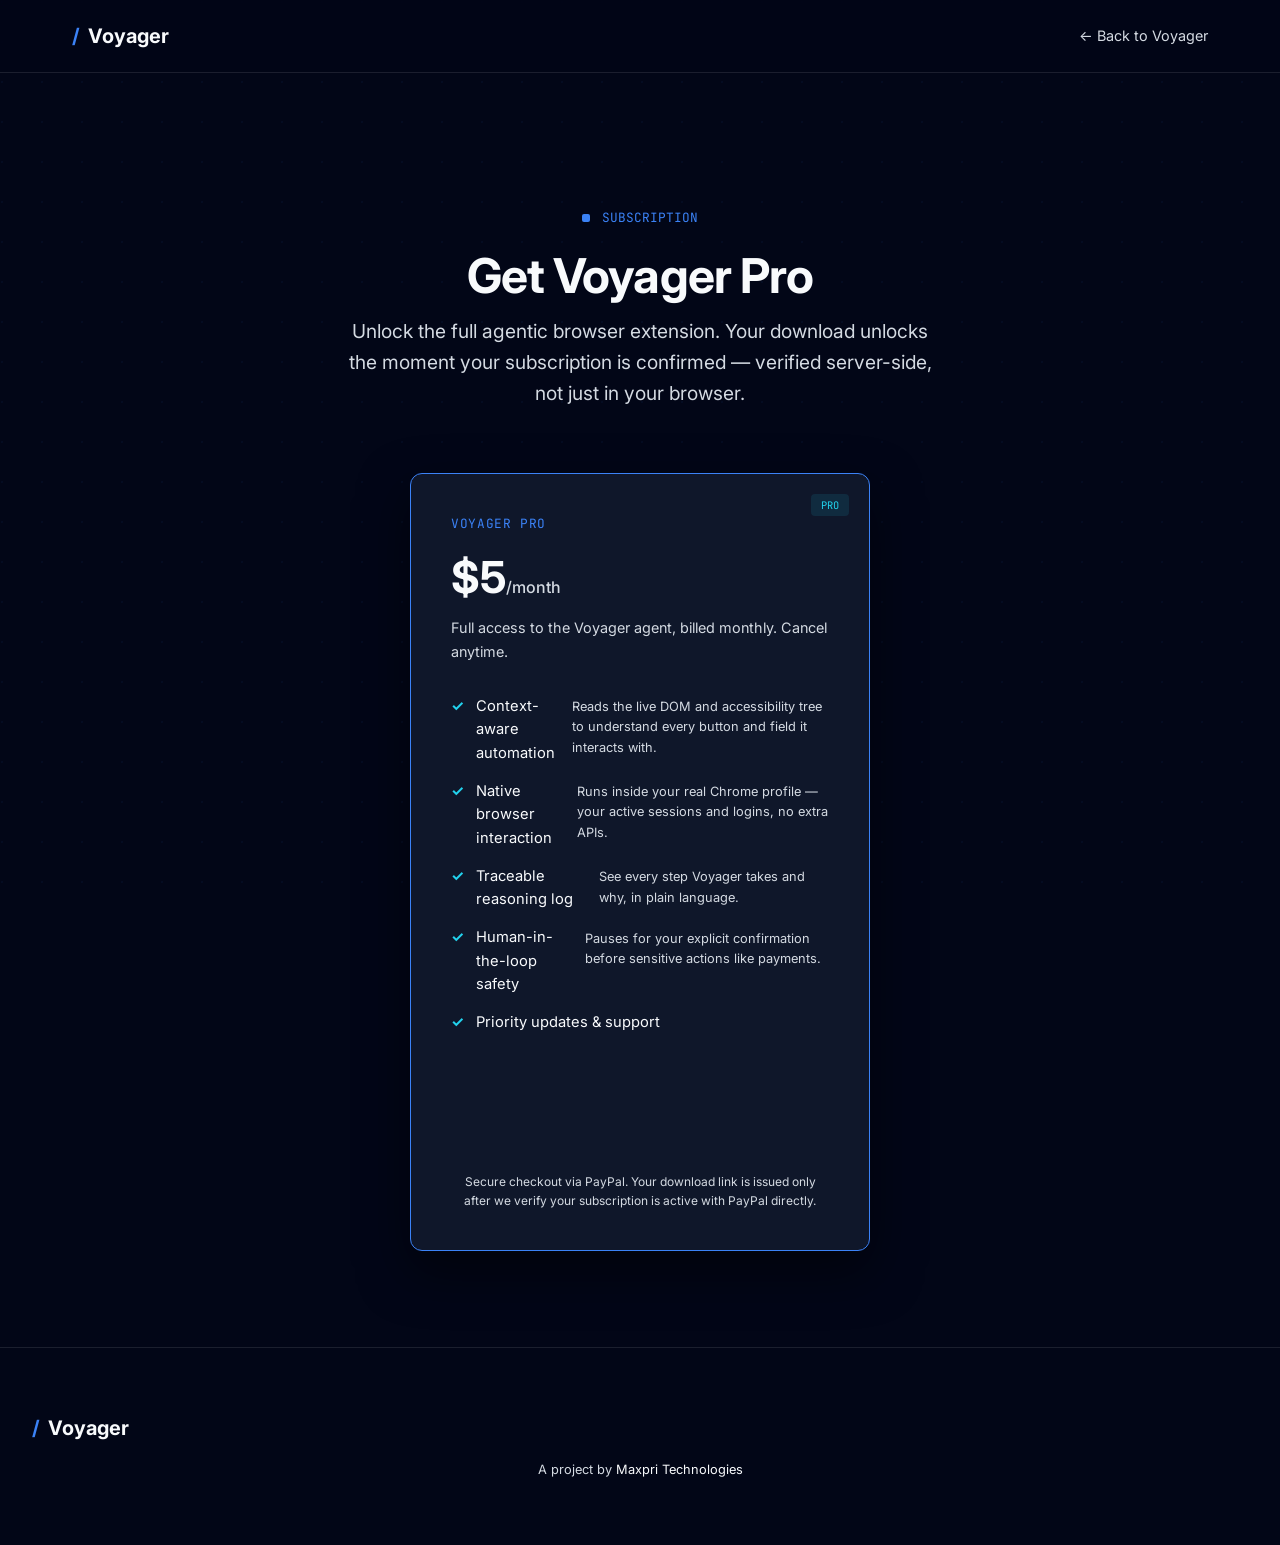
<file: voyager/plans/index.html>
<!DOCTYPE html>
<html lang="en">
<head>
<meta charset="UTF-8">
<meta name="viewport" content="width=device-width, initial-scale=1.0">
<title>Voyager Pro — Plans</title>
<meta name="description" content="Subscribe to Voyager Pro, the agentic browser extension by Maxpri Technologies.">
<link rel="preconnect" href="https://fonts.googleapis.com">
<link rel="shortcut icon" href="/voyager/favicon.png" type="image/png">
<link rel="preconnect" href="https://fonts.gstatic.com" crossorigin>
<link href="https://fonts.googleapis.com/css2?family=Inter:wght@400;500;600;700&family=JetBrains+Mono:wght@400;500&display=swap" rel="stylesheet">
<link rel="stylesheet" href="../style.css">
<style>
  /* ---- Plans-page-only styles (kept local so the shared stylesheet stays untouched) ---- */
  main.plans-main { max-width: 1200px; margin: 0 auto; padding: 10rem 2rem 6rem; }
  .plans-back { font-size: 0.85rem; color: var(--text-secondary); text-decoration: none; }
  .plans-back:hover { color: var(--text-primary); }
  .plans-header { text-align: center; max-width: 640px; margin: 3rem auto 4rem; }
  .plans-header h1 { margin-bottom: 1rem; font-size: clamp(2rem, 5vw, 3rem); }

  .plan-card {
    max-width: 460px; margin: 0 auto; background: var(--bg-slate);
    border: 1px solid var(--accent-blue); border-radius: 12px; padding: 2.5rem;
    box-shadow: 0 20px 50px rgba(0,0,0,0.5); position: relative; overflow: hidden;
  }
  .plan-badge {
    position: absolute; top: 1.25rem; right: 1.25rem; font-family: var(--font-mono);
    font-size: 0.65rem; text-transform: uppercase; color: var(--accent-cyan);
    background: rgba(34, 211, 238, 0.1); padding: 3px 10px; border-radius: 4px;
  }
  .plan-name { font-family: var(--font-mono); color: var(--accent-blue); font-size: 0.8rem; text-transform: uppercase; letter-spacing: 0.05em; margin-bottom: 0.5rem; }
  .plan-price { font-size: 2.75rem; font-weight: 700; margin-bottom: 0.25rem; }
  .plan-price span { font-size: 1rem; font-weight: 500; color: var(--text-secondary); }
  .plan-sub { color: var(--text-secondary); font-size: 0.9rem; margin-bottom: 2rem; }

  .plan-features { list-style: none; margin-bottom: 2.5rem; display: flex; flex-direction: column; gap: 0.9rem; }
  .plan-features li { display: flex; gap: 0.75rem; align-items: flex-start; font-size: 0.92rem; color: var(--text-primary); }
  .plan-features li::before { content: "✓"; color: var(--accent-cyan); font-weight: 700; flex-shrink: 0; }
  .plan-features li small { display: block; color: var(--text-secondary); font-size: 0.8rem; margin-top: 0.15rem; }

  #paypal-button-container { min-height: 45px; }

  .payment-note { margin-top: 1.25rem; font-size: 0.75rem; color: var(--text-secondary); text-align: center; }
  .payment-status { margin-top: 1rem; font-size: 0.85rem; text-align: center; min-height: 1.2em; }
  .payment-status.error { color: #f87171; }
  .payment-status.pending { color: var(--text-secondary); }

  .unlock-panel { display: none; max-width: 460px; margin: 2rem auto 0; background: var(--bg-slate); border: 1px solid var(--accent-cyan); border-radius: 12px; padding: 2rem 2.5rem; text-align: center; }
  .unlock-panel.visible { display: block; }
  .unlock-panel h3 { color: var(--accent-cyan); }
  .unlock-panel .btn { display: inline-block; margin-top: 1rem; }
  .install-note { margin-top: 1.5rem; text-align: left; background: var(--bg-black); border: 1px solid var(--border-subtle); border-radius: 8px; padding: 1.25rem 1.5rem; }
  .install-note p { margin-bottom: 0.6rem; font-size: 0.85rem; }
  .install-note ol { margin-left: 1.1rem; color: var(--text-secondary); font-size: 0.85rem; }
  .install-note li { margin-bottom: 0.35rem; }
  .install-note code { font-family: var(--font-mono); background: var(--bg-slate); padding: 0.1rem 0.4rem; border-radius: 3px; color: var(--accent-cyan); font-size: 0.8rem; }

  #payWrap.hidden { display: none; }
  .btn[disabled] { opacity: 0.5; pointer-events: none; }
</style>
</head>
<body>

<div class="digital-grid" aria-hidden="true"></div>

<header class="nav">
  <div class="nav-inner">
    <a class="brand" href="../index.html">
      <span class="brand-mark">/</span>
      <span class="brand-word">Voyager</span>
    </a>
    <nav class="nav-links">
      <a class="plans-back" href="../index.html">&larr; Back to Voyager</a>
    </nav>
  </div>
</header>

<main class="plans-main">

  <div class="plans-header">
    <p class="eyebrow" style="justify-content:center;"><span class="eyebrow-dot"></span> Subscription</p>
    <h1>Get Voyager Pro</h1>
    <p class="lede" style="margin:0 auto;">Unlock the full agentic browser extension. Your download unlocks the moment your subscription is confirmed — verified server-side, not just in your browser.</p>
  </div>

  <div id="payWrap">
    <div class="plan-card">
      <span class="plan-badge">Pro</span>
      <p class="plan-name">Voyager Pro</p>
      <p class="plan-price">$5<span>/month</span></p>
      <p class="plan-sub">Full access to the Voyager agent, billed monthly. Cancel anytime.</p>

      <ul class="plan-features">
        <li>Context-aware automation <small>Reads the live DOM and accessibility tree to understand every button and field it interacts with.</small></li>
        <li>Native browser interaction <small>Runs inside your real Chrome profile — your active sessions and logins, no extra APIs.</small></li>
        <li>Traceable reasoning log <small>See every step Voyager takes and why, in plain language.</small></li>
        <li>Human-in-the-loop safety <small>Pauses for your explicit confirmation before sensitive actions like payments.</small></li>
        <li>Priority updates &amp; support</li>
      </ul>


      <!-- PASTE PAYPAL BUTTON CODE HERE -->
      <div id="paypal-button-container"></div>
      <div id="paypal-button-container-P-78D63219UC5478426NJUQYOA"></div>
      <script src="https://www.paypal.com/sdk/js?client-id=BAAvq6dS3DmfEOwI1PhprdT25ueCqB5vSw0sEIGEImFm4W1iyE8ClrJxE08cVEgn711iIfepfTOwmbkgZQ&vault=true&intent=subscription" data-sdk-integration-source="button-factory"></script>
      <script>
        paypal.Buttons({
            style: {
                shape: 'pill',
                color: 'gold',
                layout: 'vertical',
                label: 'subscribe'
            },
            createSubscription: function(data, actions) {
              return actions.subscription.create({
                /* Creates the subscription */
                plan_id: 'P-78D63219UC5478426NJUQYOA'
              });
            },
            onApprove: function(data, actions) {
              alert(data.subscriptionID); // You can add optional success message for the subscriber here
            }
        }).render('#paypal-button-container-P-78D63219UC5478426NJUQYOA'); // Renders the PayPal button
      </script>
      <!-- END PAYPAL BUTTON CODE -->

      <p class="payment-status" id="paymentStatus"></p>
      <p class="payment-note">Secure checkout via PayPal. Your download link is issued only after we verify your subscription is active with PayPal directly.</p>
    </div>
  </div>

  <div class="unlock-panel" id="unlockPanel">
    <h3>Subscription confirmed</h3>
    <p class="lede" style="margin:0.5rem auto 0; font-size:1rem;">Thanks for subscribing to Voyager Pro. Your download link is ready and expires in a few minutes for security — if it expires, just come back to this page.</p>
    <a class="btn btn-primary" id="downloadBtn" href="#">Download Voyager (.zip)</a>

    <div class="install-note">
      <p><strong>Not yet on the Chrome Web Store.</strong> Install manually:</p>
      <ol>
        <li>Download and unzip the file above</li>
        <li>Open <code>chrome://extensions</code> in Chrome</li>
        <li>Enable <strong>Developer mode</strong> (top right)</li>
        <li>Click <strong>Load unpacked</strong> and select the unzipped folder</li>
      </ol>
    </div>
  </div>

</main>

<footer class="footer">
  <div class="footer-inner">
    <div class="brand">
      <span class="brand-mark">/</span>
      <span>Voyager</span>
    </div>
    <p class="footer-note">A project by <a href="https://maxpritech.com">Maxpri Technologies</a></p>
  </div>
</footer>

<script>
  var statusEl = document.getElementById('paymentStatus');

  function setStatus(msg, cls) {
    statusEl.textContent = msg || '';
    statusEl.className = 'payment-status' + (cls ? ' ' + cls : '');
  }

  // Called from the PayPal button's onApprove callback with the real
  // subscription ID. This does NOT unlock anything by itself — it asks
  // the backend Worker to check with PayPal server-side first.
  async function handleSubscriptionApproved(subscriptionID) {
    setStatus('Confirming your subscription with PayPal…', 'pending');
    try {
      var res = await fetch('/api/verify-subscription', {
        method: 'POST',
        headers: { 'Content-Type': 'application/json' },
        body: JSON.stringify({ subscriptionID: subscriptionID })
      });
      var data = await res.json();

      if (!res.ok || !data.token) {
        setStatus('We could not confirm an active subscription. If you were just charged, contact support and we will sort it out.', 'error');
        return;
      }

      unlockVoyagerDownload(data.token);
    } catch (e) {
      setStatus('Network error confirming your subscription. Please try again.', 'error');
    }
  }

  function unlockVoyagerDownload(token) {
    var downloadBtn = document.getElementById('downloadBtn');
    downloadBtn.href = '/api/download?token=' + encodeURIComponent(token);
    document.getElementById('payWrap').classList.add('hidden');
    document.getElementById('unlockPanel').classList.add('visible');
    document.getElementById('unlockPanel').scrollIntoView({ behavior: 'smooth', block: 'center' });
  }
</script>

</body>
</html>
</file>
<file: voyager/style.css>
:root {
  --bg-black: #020617;
  --bg-slate: #0f172a;
  --bg-card: #1e293b;
  --border-subtle: rgba(255, 255, 255, 0.1);
  --text-primary: #f8fafc;
  --text-secondary: #d4dae2;
  --accent-blue: #3b82f6;
  --accent-cyan: #22d3ee;
  --font-sans: 'Inter', system-ui, sans-serif;
  --font-mono: 'JetBrains Mono', monospace;
}

* { margin: 0; padding: 0; box-sizing: border-box; }

body {
  background-color: var(--bg-black);
  color: var(--text-primary);
  font-family: var(--font-sans);
  line-height: 1.6;
  overflow-x: hidden;
}

/* --- Digital Background --- */
.digital-grid {
  position: fixed;
  top: 0;
  left: 0;
  width: 100%;
  height: 100%;
  background-image:
    radial-gradient(circle at 2px 2px, rgba(59, 130, 246, 0.05) 1px, transparent 0);
  background-size: 40px 40px;
  z-index: -1;
}

/* --- Typography --- */
h1, h2, h3 { font-weight: 700; letter-spacing: -0.02em; }
h1 { font-size: clamp(2.5rem, 8vw, 4.5rem); line-height: 1; margin-bottom: 2rem; }
h2 { font-size: 2.5rem; margin-bottom: 3rem; }
h3 { font-size: 1.25rem; margin-bottom: 1rem; color: var(--accent-cyan); }

.lede { font-size: 1.2rem; color: var(--text-secondary); max-width: 600px; margin-bottom: 2.5rem; }

.eyebrow {
  font-family: var(--font-mono);
  color: var(--accent-blue);
  font-size: 0.8rem;
  text-transform: uppercase;
  display: flex;
  align-items: center;
  gap: 0.75rem;
  margin-bottom: 1.5rem;
}

.eyebrow-dot { width: 8px; height: 8px; background: var(--accent-blue); border-radius: 2px; }

/* --- Nav --- */
.nav {
  position: fixed;
  width: 100%;
  top: 0;
  z-index: 100;
  background: rgba(2, 6, 23, 0.8);
  backdrop-filter: blur(8px);
  border-bottom: 1px solid var(--border-subtle);
}

.nav-inner {
  max-width: 1200px;
  margin: 0 auto;
  padding: 1.25rem 2rem;
  display: flex;
  justify-content: space-between;
  align-items: center;
}

.brand { text-decoration: none; color: var(--text-primary); font-weight: 700; font-size: 1.25rem; display: flex; gap: 0.5rem; }
.brand-mark { color: var(--accent-blue); }

.nav-links { display: flex; gap: 2.5rem; align-items: center; }
.nav-links a { text-decoration: none; color: var(--text-secondary); font-size: 0.9rem; transition: color 0.2s; }
.nav-links a:hover { color: var(--text-primary); }

.nav-cta { color: var(--accent-blue) !important; font-weight: 600; }

/* --- Hero --- */
.hero {
  max-width: 1200px;
  margin: 0 auto;
  padding: 10rem 2rem 6rem;
  display: grid;
  grid-template-columns: 1.2fr 1fr;
  gap: 4rem;
  align-items: center;
}

.hero-actions { display: flex; gap: 1rem; }
.btn { padding: 0.8rem 1.5rem; border-radius: 4px; text-decoration: none; font-weight: 600; font-size: 0.9rem; transition: 0.2s; }
.btn-primary { background: var(--accent-blue); color: white; }
.btn-ghost { border: 1px solid var(--border-subtle); color: var(--text-primary); }
.btn:hover { opacity: 0.9; transform: translateY(-1px); }

.hero-note { font-size: 0.75rem; color: var(--text-secondary); margin-top: 1.5rem; }

/* --- Browser Mock --- */
.browser-mock {
  background: #000;
  border: 1px solid var(--border-subtle);
  border-radius: 8px;
  overflow: hidden;
  box-shadow: 0 20px 50px rgba(0,0,0,0.5);
}

.browser-bar { background: var(--bg-slate); padding: 0.75rem; display: flex; gap: 1rem; align-items: center; }
.browser-dots { display: flex; gap: 4px; }
.browser-dots span { width: 8px; height: 8px; border-radius: 50%; background: #334155; }
.browser-address { background: var(--bg-black); flex-grow: 1; padding: 4px 12px; font-family: var(--font-mono); font-size: 0.7rem; color: var(--text-secondary); border-radius: 4px; }
.browser-badge { font-size: 0.65rem; color: var(--accent-cyan); background: rgba(34, 211, 238, 0.1); padding: 2px 8px; border-radius: 4px; }

.browser-viewport { height: 300px; background: var(--bg-black); }
.browser-status { background: var(--bg-slate); padding: 0.5rem 1rem; display: flex; justify-content: space-between; font-family: var(--font-mono); font-size: 0.65rem; border-top: 1px solid var(--border-subtle); color: var(--text-secondary); }

/* --- Logs --- */
.log-strip { background: var(--bg-slate); padding: 1.5rem 0; border-y: 1px solid var(--border-subtle); }
.log-inner { max-width: 1200px; margin: 0 auto; padding: 0 2rem; display: flex; gap: 3rem; overflow-x: auto; scrollbar-width: none; }
.log-title { font-family: var(--font-mono); color: var(--accent-blue); font-weight: 700; font-size: 0.7rem; text-transform: uppercase; }
.log-line { font-family: var(--font-mono); font-size: 0.75rem; color: var(--text-secondary); white-space: nowrap; }
.log-time { color: #475569; margin-right: 0.5rem; }

/* --- Sections --- */
.section { padding: 8rem 2rem; }
.section-inner { max-width: 1200px; margin: 0 auto; }

.cta-section {
  display: flex;
  justify-content: center;
  text-align: center;
  padding: 8rem 2rem;
}

.cta-section .cta-inner {
  display: flex;
  flex-direction: column;
  align-items: center;
  gap: 1rem;
}

.cta-section .hero-actions {
  justify-content: center;
}

.grid-3 { display: grid; grid-template-columns: repeat(3, 1fr); gap: 2rem; }

.card { background: var(--bg-slate); padding: 3rem; border: 1px solid var(--border-subtle); border-radius: 8px; }
.card-icon { font-family: var(--font-mono); color: var(--accent-blue); font-size: 0.8rem; margin-bottom: 1rem; }

/* --- Workflow Steps --- */
.workflow-steps { display: grid; grid-template-columns: repeat(4, 1fr); gap: 2rem; margin-top: 4rem; }
.step-num { font-family: var(--font-mono); font-size: 2rem; color: var(--bg-card); -webkit-text-stroke: 1px var(--accent-blue); margin-bottom: 1rem; }

/* --- Use Cases --- */
.use-card { border-top: 1px solid var(--accent-blue); padding-top: 2rem; }

/* --- Install Note --- */
.install-note {
  margin-top: 2.5rem;
  text-align: left;
  display: inline-block;
  background: var(--bg-slate);
  border: 1px solid var(--border-subtle);
  border-radius: 8px;
  padding: 1.5rem 2rem;
}
.install-note p { margin-bottom: 0.75rem; color: var(--text-primary); font-size: 0.9rem; }
.install-note ol { margin-left: 1.25rem; color: var(--text-secondary); font-size: 0.9rem; }
.install-note li { margin-bottom: 0.4rem; }
.install-note code {
  font-family: var(--font-mono);
  background: var(--bg-black);
  padding: 0.1rem 0.4rem;
  border-radius: 3px;
  color: var(--accent-cyan);
  font-size: 0.85rem;
}

/* --- Footer --- */
.footer { padding: 4rem 2rem; border-top: 1px solid var(--border-subtle); text-align: center; }
.footer-note { margin-top: 1rem; font-size: 0.8rem; color: var(--text-secondary); }
.footer-note a { color: var(--text-primary); text-decoration: none; }

/* --- Responsive --- */
@media (max-width: 900px) {
  .hero { grid-template-columns: 1fr; text-align: center; padding-top: 8rem; }
  .hero-copy { display: flex; flex-direction: column; align-items: center; }
  .grid-3, .workflow-steps { grid-template-columns: 1fr; }
  .nav-links { display: none; }
}
</file>
